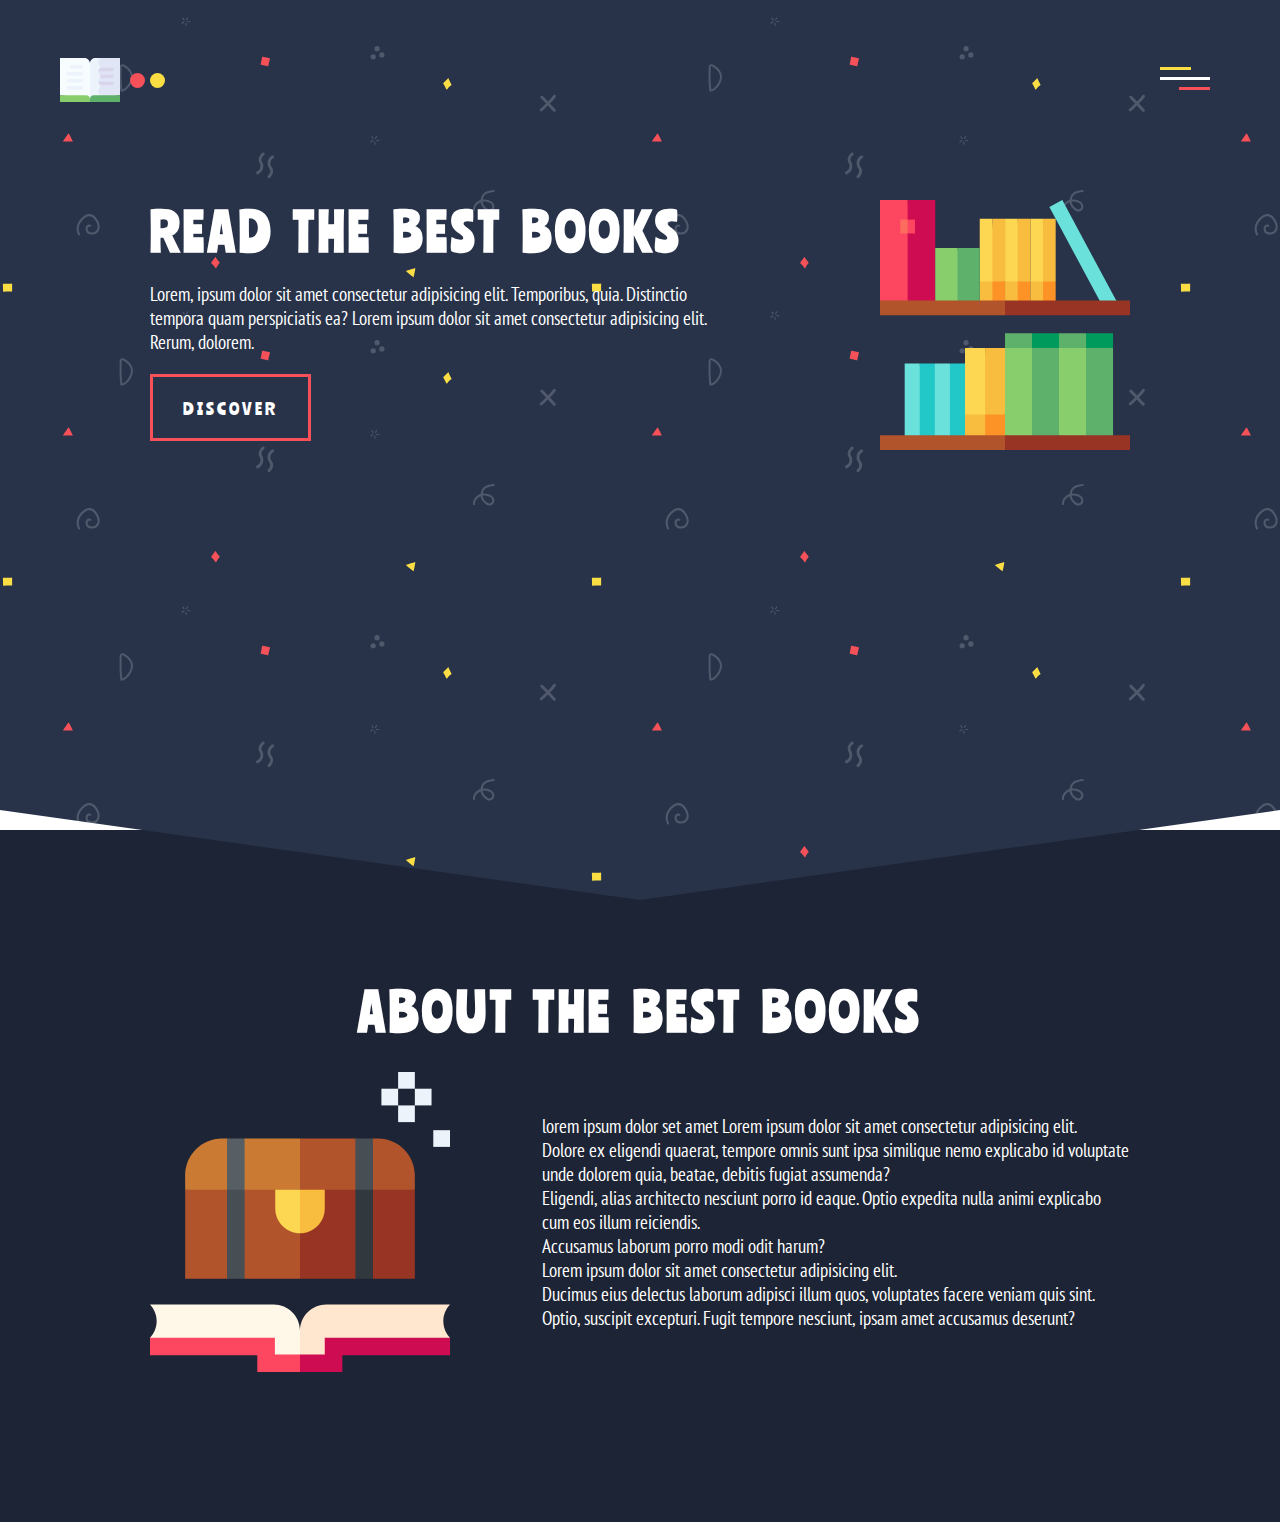
<file: booklet-template/index.html>
<!DOCTYPE html>
<html lang="en">
  <head>
    <meta charset="UTF-8" />
    <meta name="viewport" content="width=device-width, initial-scale=1.0" />
    <title>Booklet | where inspiration begins</title>
    <link
      href="https://fonts.googleapis.com/css2?family=PT+Sans+Narrow:wght@400;700&family=Ranchers&display=swap"
      rel="stylesheet"
    />
    <link rel="stylesheet" href="css/main.css" />
  </head>
  <body>
    <input
      type="checkbox"
      name="nav__checkbox"
      id="nav__checkbox"
      class="nav__checkbox"
    />
    <label for="nav__checkbox" class="nav__btn"
      ><span class="nav__line"></span
    ></label>

    <div class="logo">
      <img src="media/svg/001-book.svg" alt="main logo" class="logo-img" />
      <span></span>
    </div>

    <div class="nav">
      <ul class="nav__items">
        <li class="nav__item"><a href="#" class="nav__link">home</a></li>
        <li class="nav__item"><a href="#" class="nav__link">about</a></li>
        <li class="nav__item"><a href="#" class="nav__link">policy</a></li>
        <li class="nav__item"><a href="#" class="nav__link">contact</a></li>
      </ul>
    </div>

    <div class="wrapper">
      <header class="header">
        <div class="header__text">
          <h1 class="primary-heading">read the best books</h1>
          <p class="para">
            Lorem, ipsum dolor sit amet consectetur adipisicing elit.
            Temporibus, quia. Distinctio tempora quam perspiciatis ea? Lorem
            ipsum dolor sit amet consectetur adipisicing elit. Rerum, dolorem.
          </p>
          <a href="#" class="btn-primary">discover</a>
        </div>
        <img
          src="media/svg/003-bookshelf.svg"
          alt="a book"
          class="header__image header__image-2"
        />
      </header>
      <main class="main">
        <section class="about">
          <h1 class="primary-heading margin-bottom-small">
            about the best books
          </h1>
          <div class="about__content">
            <img
              src="media/svg/011-treasure chest.svg"
              alt=""
              class="about__img"
            />
            <p class="para">
              lorem ipsum dolor set amet Lorem ipsum dolor sit amet consectetur
              adipisicing elit.<br />
              Dolore ex eligendi quaerat, tempore omnis sunt ipsa similique nemo
              explicabo id voluptate unde dolorem quia, beatae, debitis fugiat
              assumenda? <br />
              Eligendi, alias architecto nesciunt porro id eaque. Optio expedita
              nulla animi explicabo cum eos illum reiciendis.<br />
              Accusamus laborum porro modi odit harum?<br />
              Lorem ipsum dolor sit amet consectetur adipisicing elit.<br />
              Ducimus eius delectus laborum adipisci illum quos, voluptates
              facere veniam quis sint.<br />
              Optio, suscipit excepturi. Fugit tempore nesciunt, ipsam amet
              accusamus deserunt?
            </p>
          </div>
        </section>
      </main>
    </div>
  </body>
</html>
</file>
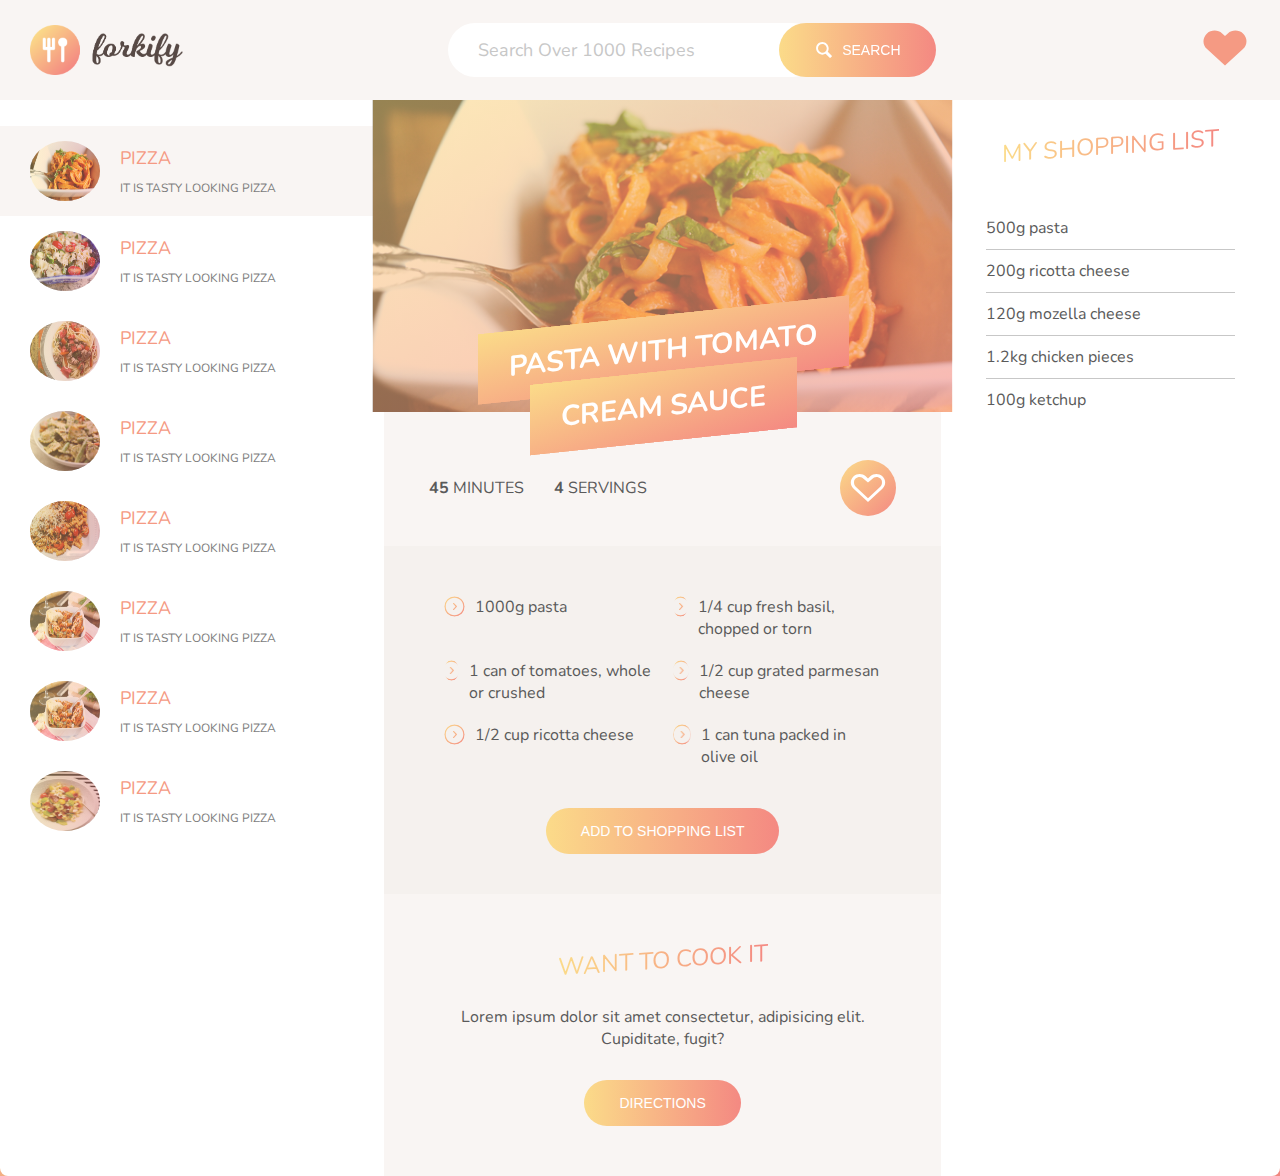
<file: forkify/index.html>
<!DOCTYPE html>
<html lang="en">
  <head>
    <meta charset="UTF-8" />
    <meta name="viewport" content="width=device-width, initial-scale=1.0" />
    <link
      href="https://fonts.googleapis.com/css2?family=Nunito:wght@200;300;400;800&display=swap"
      rel="stylesheet"
    />
    <link rel="stylesheet" href="img/favicon.png" type="image/x-icon" />
    <title>Forkify | practice by Waleed</title>
    <link rel="stylesheet" href="css/main.css" />
  </head>
  <body>
    <div class="wrapper">
      <header class="header">
        <img
          srcset="img/logo.png 918w, img/favicon.png 128w"
          sizes="(max-width: 43.75em) 100px, 918px"
          alt="logo"
          class="logo"
        />

        <form action="#" class="search">
          <input
            type="text"
            class="search__input"
            placeholder="search over 1000 recipes"
          />
          <button class="btn__primary">
            <svg class="search__icon">
              <use href="img/icons.svg#icon-magnifying-glass"></use>
            </svg>
            search
          </button>
        </form>
        <div class="love">
          <svg class="love__icon">
            <use href="img/icons.svg#icon-heart"></use>
          </svg>
          <ul class="love__list">
            <li class="result__item result__item--active">
              <figure class="result__fig">
                <img src="img/test-1.jpg" alt="" class="result__photo" />
              </figure>
              <div class="result__text">
                <span class="result__heading">Pizza</span>
                <span class="result__desc">it is tasty looking pizza</span>
              </div>
            </li>
            <li class="result__item result__item--active">
              <figure class="result__fig">
                <img src="img/test-1.jpg" alt="" class="result__photo" />
              </figure>
              <div class="result__text">
                <span class="result__heading">Pizza</span>
                <span class="result__desc">it is tasty looking pizza</span>
              </div>
            </li>
            <li class="result__item result__item--active">
              <figure class="result__fig">
                <img src="img/test-1.jpg" alt="" class="result__photo" />
              </figure>
              <div class="result__text">
                <span class="result__heading">Pizza</span>
                <span class="result__desc">it is tasty looking pizza</span>
              </div>
            </li>
            <li class="result__item result__item--active">
              <figure class="result__fig">
                <img src="img/test-1.jpg" alt="" class="result__photo" />
              </figure>
              <div class="result__text">
                <span class="result__heading">Pizza</span>
                <span class="result__desc">it is tasty looking pizza</span>
              </div>
            </li>
          </ul>
        </div>
      </header>
      <main class="content">
        <div class="result">
          <ul class="result__list">
            <li class="result__item result__item--active">
              <figure class="result__fig">
                <img src="img/test-1.jpg" alt="" class="result__photo" />
              </figure>
              <div class="result__text">
                <span class="result__heading">Pizza</span>
                <span class="result__desc">it is tasty looking pizza</span>
              </div>
            </li>
            <li class="result__item">
              <figure class="result__fig">
                <img src="img/test-2.jpg" alt="" class="result__photo" />
              </figure>
              <div class="result__text">
                <span class="result__heading">Pizza</span>
                <span class="result__desc">it is tasty looking pizza</span>
              </div>
            </li>
            <li class="result__item">
              <figure class="result__fig">
                <img src="img/test-3.jpg" alt="" class="result__photo" />
              </figure>
              <div class="result__text">
                <span class="result__heading">Pizza</span>
                <span class="result__desc">it is tasty looking pizza</span>
              </div>
            </li>
            <li class="result__item">
              <figure class="result__fig">
                <img src="img/test-4.jpg" alt="" class="result__photo" />
              </figure>
              <div class="result__text">
                <span class="result__heading">Pizza</span>
                <span class="result__desc">it is tasty looking pizza</span>
              </div>
            </li>
            <li class="result__item">
              <figure class="result__fig">
                <img src="img/test-5.jpg" alt="" class="result__photo" />
              </figure>
              <div class="result__text">
                <span class="result__heading">Pizza</span>
                <span class="result__desc">it is tasty looking pizza</span>
              </div>
            </li>
            <li class="result__item">
              <figure class="result__fig">
                <img src="img/test-6.jpg" alt="" class="result__photo" />
              </figure>
              <div class="result__text">
                <span class="result__heading">Pizza</span>
                <span class="result__desc">it is tasty looking pizza</span>
              </div>
            </li>
            <li class="result__item">
              <figure class="result__fig">
                <img src="img/test-7.jpg" alt="" class="result__photo" />
              </figure>
              <div class="result__text">
                <span class="result__heading">Pizza</span>
                <span class="result__desc">it is tasty looking pizza</span>
              </div>
            </li>
            <li class="result__item">
              <figure class="result__fig">
                <img src="img/test-8.jpg" alt="" class="result__photo" />
              </figure>
              <div class="result__text">
                <span class="result__heading">Pizza</span>
                <span class="result__desc">it is tasty looking pizza</span>
              </div>
            </li>
          </ul>
        </div>
        <div class="recipe">
          <figure class="recipe__fig">
            <img src="img/test-1.jpg" alt="" class="recipe__photo" />
            <h2 class="recipe__caption">
              <span>pasta with tomato cream sauce</span>
            </h2>
          </figure>
          <div class="recipe__info">
            <span class="recipe__time"><b>45</b> minutes</span>
            <span class="recipe__servings"><b>4</b> servings</span>
            <button class="recipe__love--btn">
              <svg class="recipe__icon">
                <use href="img/icons.svg#icon-heart-outlined"></use>
              </svg>
            </button>
          </div>
          <div class="recipe__ingredients">
            <ul class="recipe__list">
              <li class="recipe__list--item">1000g pasta</li>
              <li class="recipe__list--item">
                1/4 cup fresh basil, chopped or torn
              </li>
              <li class="recipe__list--item">
                1 can of tomatoes, whole or crushed
              </li>
              <li class="recipe__list--item">1/2 cup grated parmesan cheese</li>
              <li class="recipe__list--item">1/2 cup ricotta cheese</li>
              <li class="recipe__list--item">1 can tuna packed in olive oil</li>
            </ul>
            <button class="btn__primary">add to shopping list</button>
          </div>

          <div class="recipe__cta">
            <h2 class="secondary__heading">want to cook it</h2>
            <p class="recipe__cta--para">
              Lorem ipsum dolor sit amet consectetur, adipisicing elit.
              Cupiditate, fugit?
            </p>
            <button class="btn__primary">directions</button>
          </div>
        </div>
        <div class="cart">
          <h2 class="secondary__heading">My Shopping List</h2>
          <ul class="cart__list">
            <li class="cart__item">500g pasta</li>
            <li class="cart__item">200g ricotta cheese</li>
            <li class="cart__item">120g mozella cheese</li>
            <li class="cart__item">1.2kg chicken pieces</li>
            <li class="cart__item">100g ketchup</li>
          </ul>
        </div>
      </main>
    </div>
  </body>
</html>
</file>
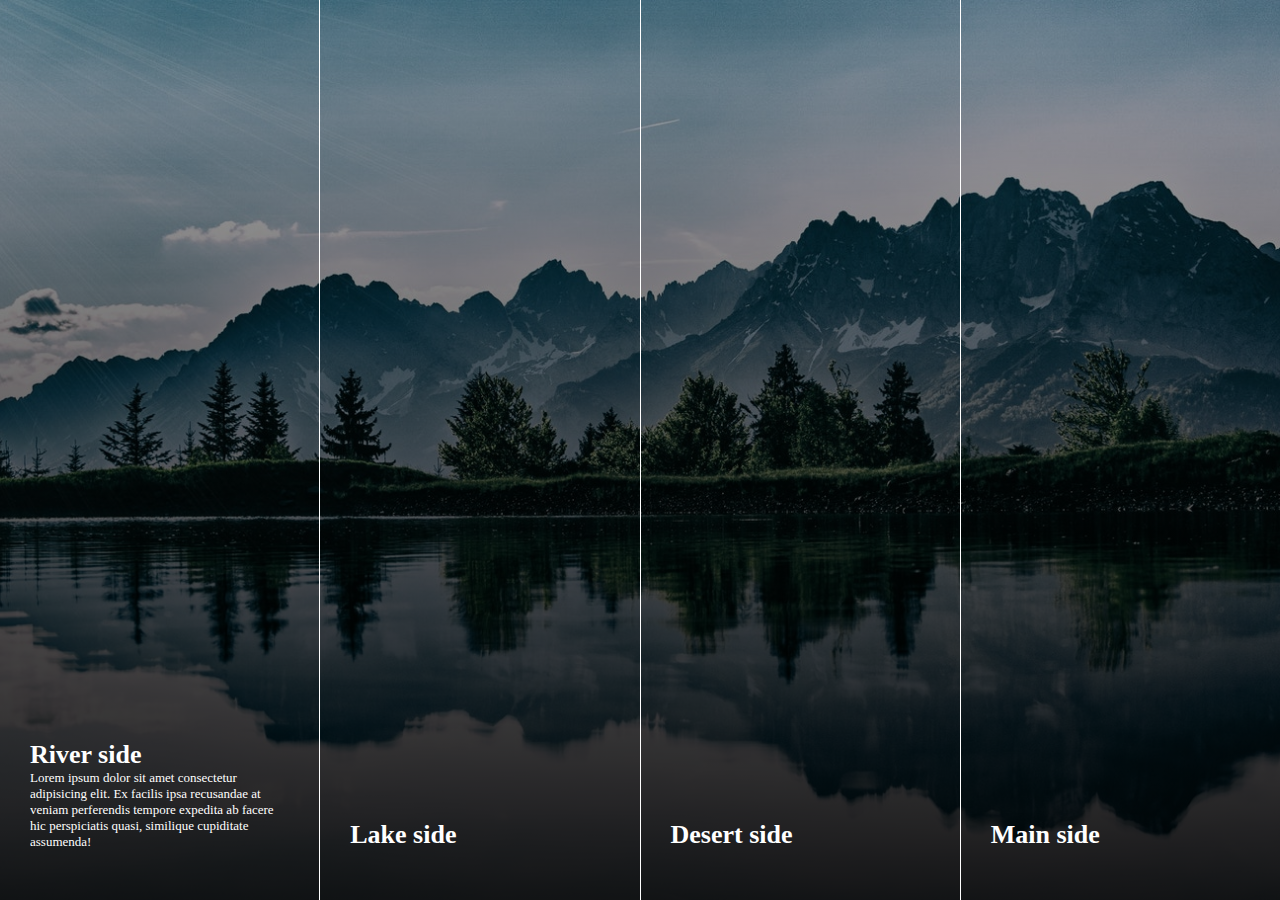
<file: image-shifting-effect/index.html>
<!DOCTYPE html>
<html lang="en">
  <head>
    <meta charset="UTF-8" />
    <meta name="viewport" content="width=device-width, initial-scale=1.0" />
    <title>Document</title>
    <link rel="stylesheet" href="css/main.css" />
  </head>
  <body>
    <div class="bg-img">
      <img src="images/pic1.jpg" alt="" class="bg__pic pic-1" id="pic-1" />
      <img src="images/pic2.jpg" alt="" class="bg__pic pic-2" id="pic-2" />
      <img src="images/pic3.jpg" alt="" class="bg__pic pic-3" id="pic-3" />
      <img src="images/pic4.jpg" alt="" class="bg__pic pic-4" id="pic-4" />
    </div>
    <div class="wrapper">
      <div class="box box-1" id="box-1">
        <h2 class="box__title">River side</h2>
        <p class="box__desc">
          Lorem ipsum dolor sit amet consectetur adipisicing elit. Ex facilis
          ipsa recusandae at veniam perferendis tempore expedita ab facere hic
          perspiciatis quasi, similique cupiditate assumenda!
        </p>
      </div>
      <div class="box box-2" id="box-2">
        <h2 class="box__title">Lake side</h2>
        <p class="box__desc">
          Lorem ipsum dolor, sit amet consectetur adipisicing elit. Nisi
          nesciunt aliquid maiores modi nostrum repudiandae quam voluptate. Ab
          nulla est ipsam dolor dolore, veritatis perferendis officiis saepe
          odit molestiae eius.
        </p>
      </div>
      <div class="box box-3" id="box-3">
        <h2 class="box__title">Desert side</h2>
        <p class="box__desc">
          Lorem ipsum dolor sit amet consectetur adipisicing elit. Dolor, ut. At
          doloremque voluptas officia temporibus.
        </p>
      </div>
      <div class="box box-4" id="box-4">
        <h2 class="box__title">Main side</h2>
        <p class="box__desc">
          Lorem, ipsum dolor sit amet consectetur adipisicing elit. Ducimus, ad
          culpa! Repudiandae, dicta esse? Soluta similique hic deleniti
          asperiores quaerat veritatis aliquam dolores earum esse, quasi
          temporibus saepe, doloribus cumque vitae enim! Obcaecati maxime libero
          aut perspiciatis neque molestias magnam incidunt expedita! Sequi qui
          soluta enim, aut cum aliquam quam.
        </p>
      </div>
    </div>

    <script src="js/index.js"></script>
  </body>
</html>
</file>
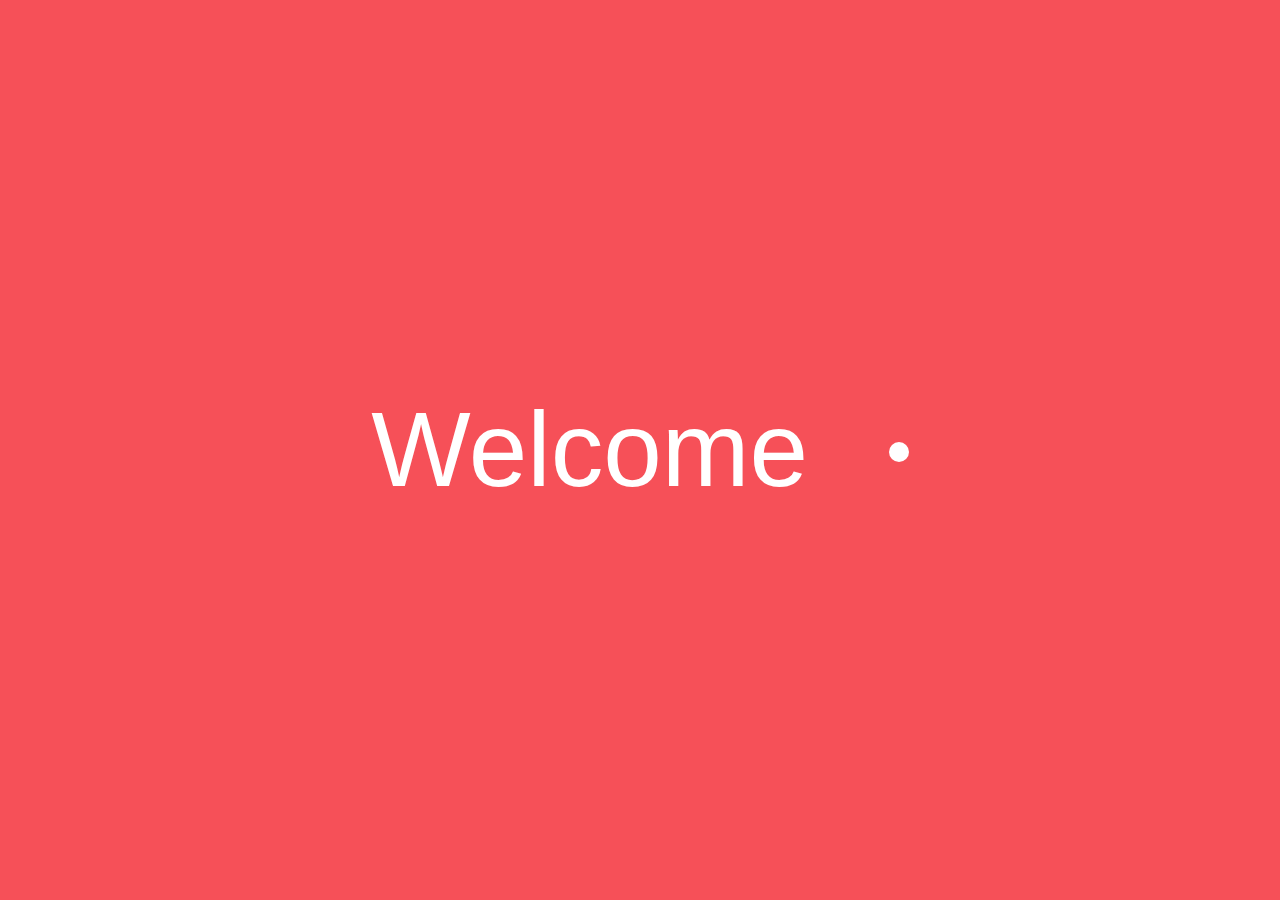
<file: startup-effect/index.html>
<!DOCTYPE html>
<html lang="en">
  <head>
    <meta charset="UTF-8" />
    <meta name="viewport" content="width=device-width, initial-scale=1.0" />
    <title>Document</title>
    <link rel="stylesheet" href="css/main.css" />
  </head>
  <body>
    <div class="box box-1">
      <div class="content">
        <h3>Welcome</h3>
        <span></span>
      </div>
    </div>
    <div class="box box-2"></div>
    <div class="box box-3"></div>

    <div class="web-content">content</div>
  </body>
</html>
</file>
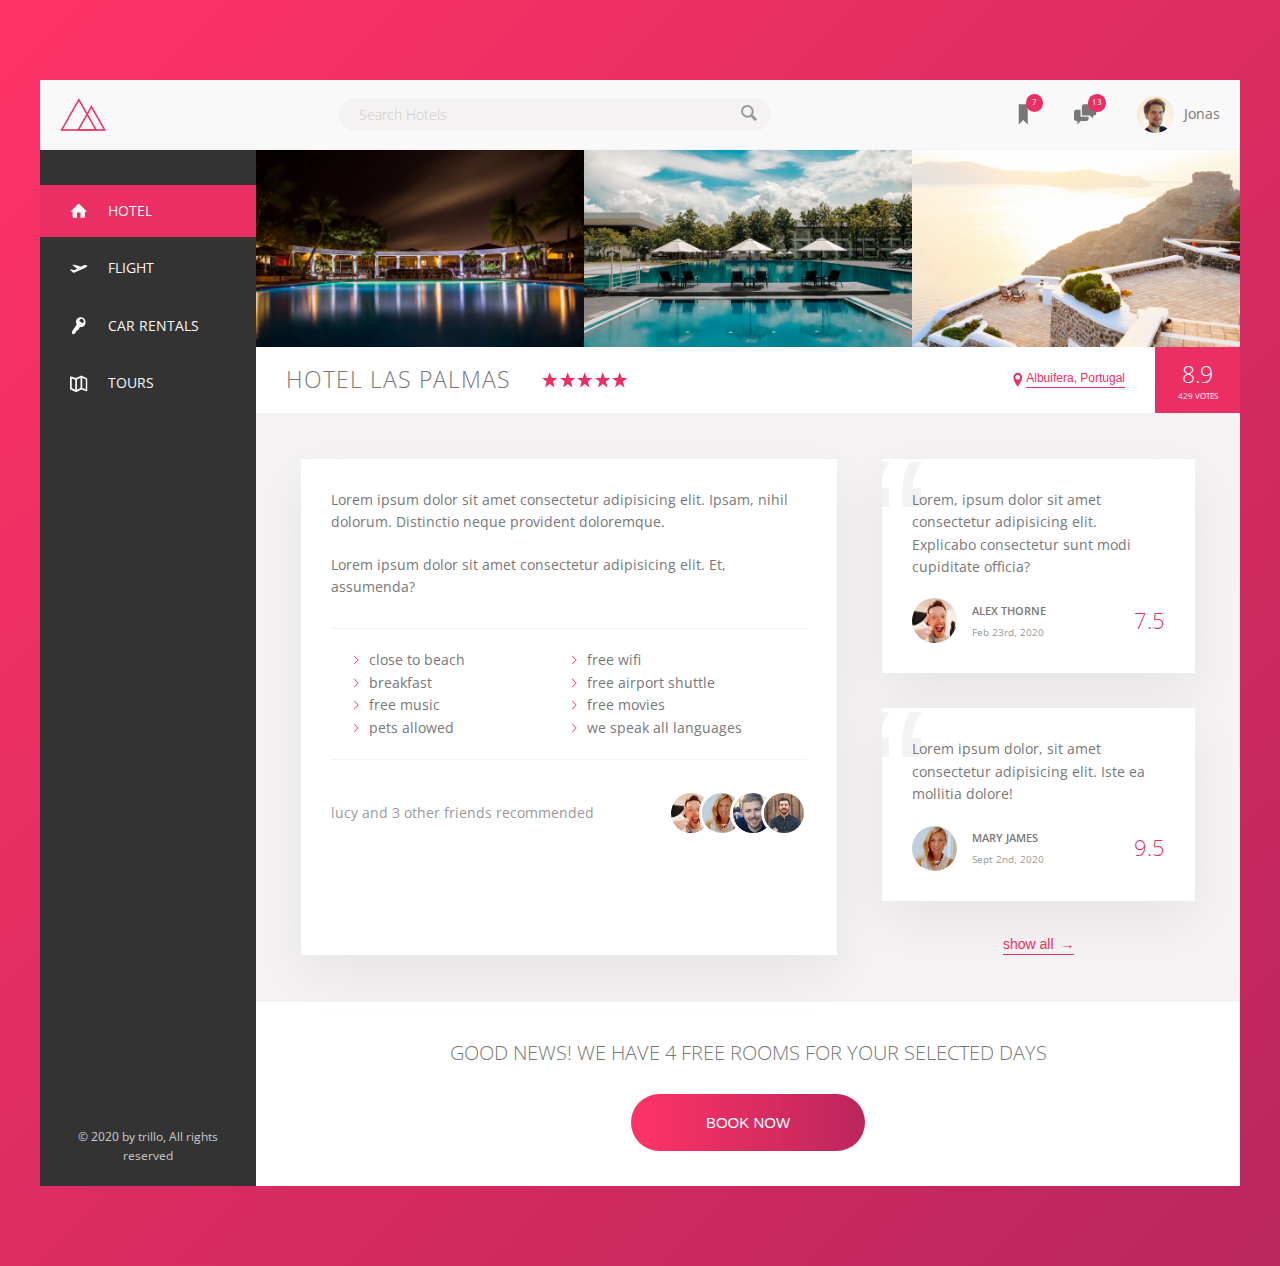
<file: trillo/index.html>
<!DOCTYPE html>
<html lang="en">
  <head>
    <meta charset="UTF-8" />
    <meta name="viewport" content="width=device-width, initial-scale=1.0" />

    <link
      href="https://fonts.googleapis.com/css?family=Open+Sans:300,400,600"
      rel="stylesheet"
    />
    <link rel="stylesheet" href="css/main.css" />
    <link rel="shortcut icon" type="image/png" href="img/favicon.png" />

    <title>trillo &mdash; Your all-in-one booking app</title>
  </head>
  <body>
    <div class="container">
      <header class="header">
        <img src="img/logo.png" alt="trillo logo" class="logo" />

        <form action="#" class="search">
          <input
            type="text"
            class="search__input"
            placeholder="Search Hotels"
          />
          <button class="search__button">
            <svg class="search__icon">
              <use xlink:href="img/sprite.svg#icon-magnifying-glass"></use>
            </svg>
          </button>
        </form>

        <nav class="user-nav">
          <div class="user-nav__icon-box">
            <svg class="user-nav__icon">
              <use xlink:href="img/sprite.svg#icon-bookmark"></use>
            </svg>
            <span class="user-nav__notification">7</span>
          </div>
          <div class="user-nav__icon-box">
            <svg class="user-nav__icon">
              <use xlink:href="img/sprite.svg#icon-chat"></use>
            </svg>
            <span class="user-nav__notification">13</span>
          </div>
          <div class="user-nav__user">
            <img
              src="img/user.jpg"
              alt="User photo"
              class="user-nav__user-photo"
            />
            <span class="user-nav__user-name">Jonas</span>
          </div>
        </nav>
      </header>
      <div class="content">
        <nav class="sidebar">
          <ul class="side-nav">
            <li class="side-nav__item side-nav__item--active">
              <a href="#" class="side-nav__link">
                <svg class="side-nav__icon">
                  <use xlink:href="img/sprite.svg#icon-home"></use>
                </svg>
                <span>Hotel</span>
              </a>
            </li>
            <li class="side-nav__item">
              <a href="#" class="side-nav__link">
                <svg class="side-nav__icon">
                  <use xlink:href="img/sprite.svg#icon-aircraft-take-off"></use>
                </svg>
                <span>Flight</span>
              </a>
            </li>
            <li class="side-nav__item">
              <a href="#" class="side-nav__link">
                <svg class="side-nav__icon">
                  <use xlink:href="img/sprite.svg#icon-key"></use>
                </svg>
                <span>Car rentals</span>
              </a>
            </li>
            <li class="side-nav__item">
              <a href="#" class="side-nav__link">
                <svg class="side-nav__icon">
                  <use xlink:href="img/sprite.svg#icon-map"></use>
                </svg>
                <span>Tours</span>
              </a>
            </li>
          </ul>

          <div class="legal">
            &copy; 2020 by trillo, All rights reserved
          </div>
        </nav>
        <main class="hotel-view">
          <div class="gallery">
            <figure class="gallery__item">
              <img src="img/hotel-1.jpg" alt="hotel 1" class="gallery__photo" />
            </figure>
            <figure class="gallery__item">
              <img src="img/hotel-2.jpg" alt="hotel 2" class="gallery__photo" />
            </figure>
            <figure class="gallery__item">
              <img src="img/hotel-3.jpg" alt="hotel 3" class="gallery__photo" />
            </figure>
          </div>

          <div class="overview">
            <h1 class="overview__heading">
              hotel las palmas
            </h1>
            <div class="overview__stars">
              <svg class="overview__icon-star">
                <use xlink:href="img/sprite.svg#icon-star"></use>
              </svg>
              <svg class="overview__icon-star">
                <use xlink:href="img/sprite.svg#icon-star"></use>
              </svg>
              <svg class="overview__icon-star">
                <use xlink:href="img/sprite.svg#icon-star"></use>
              </svg>
              <svg class="overview__icon-star">
                <use xlink:href="img/sprite.svg#icon-star"></use>
              </svg>
              <svg class="overview__icon-star">
                <use xlink:href="img/sprite.svg#icon-star"></use>
              </svg>
            </div>

            <div class="overview__location">
              <svg class="overview__icon-location">
                <use xlink:href="img/sprite.svg#icon-location-pin"></use>
              </svg>
              <button class="btn-inline">Albuifera, Portugal</button>
            </div>

            <div class="overview__rating">
              <div class="overview__rating-average">8.9</div>
              <div class="overview__rating-count">429 votes</div>
            </div>
          </div>

          <div class="detail">
            <div class="description">
              <p class="paragraph">
                Lorem ipsum dolor sit amet consectetur adipisicing elit. Ipsam,
                nihil dolorum. Distinctio neque provident doloremque.
              </p>
              <p class="paragraph">
                Lorem ipsum dolor sit amet consectetur adipisicing elit. Et,
                assumenda?
              </p>
              <ul class="list">
                <li class="list__item">close to beach</li>
                <li class="list__item">free wifi</li>
                <li class="list__item">breakfast</li>
                <li class="list__item">free airport shuttle</li>
                <li class="list__item">free music</li>
                <li class="list__item">free movies</li>
                <li class="list__item">pets allowed</li>
                <li class="list__item">we speak all languages</li>
              </ul>

              <div class="recommend">
                <div class="recommend__count">
                  lucy and 3 other friends recommended
                </div>
                <div class="recommend__friends">
                  <img
                    src="img/user-1.jpg"
                    alt="user 1"
                    class="recommend__photo"
                  />
                  <img
                    src="img/user-2.jpg"
                    alt="user 2"
                    class="recommend__photo"
                  />
                  <img
                    src="img/user-3.jpg"
                    alt="user 3"
                    class="recommend__photo"
                  />
                  <img
                    src="img/user-4.jpg"
                    alt="user 4"
                    class="recommend__photo"
                  />
                </div>
              </div>
            </div>
            <div class="user-reviews">
              <figure class="review">
                <blockquote class="review__text">
                  Lorem, ipsum dolor sit amet consectetur adipisicing elit.
                  Explicabo consectetur sunt modi cupiditate officia?
                </blockquote>
                <figcaption class="review__user">
                  <img
                    src="img/user-1.jpg"
                    alt="user 1"
                    class="review__photo"
                  />
                  <div class="review__user-box">
                    <p class="review__user-name">Alex Thorne</p>
                    <p class="review__user-date">Feb 23rd, 2020</p>
                  </div>
                  <div class="review__rating">7.5</div>
                </figcaption>
              </figure>

              <figure class="review">
                <blockquote class="review__text">
                  Lorem ipsum dolor, sit amet consectetur adipisicing elit. Iste
                  ea mollitia dolore!
                </blockquote>
                <figcaption class="review__user">
                  <img
                    src="img/user-2.jpg"
                    alt="user 2"
                    class="review__photo"
                  />
                  <div class="review__user-box">
                    <p class="review__user-name">Mary James</p>
                    <p class="review__user-date">Sept 2nd, 2020</p>
                  </div>
                  <div class="review__rating">9.5</div>
                </figcaption>
              </figure>

              <button class="btn-inline">show all <span>&rarr;</span></button>
            </div>
          </div>
          <div class="cta">
            <h2 class="cta__book-now">
              good news! we have 4 free rooms for your selected days
            </h2>
            <button class="btn">
              <span class="btn__visible">book now</span>
              <span class="btn__invisible">only 4 rooms left</span>
            </button>
          </div>
        </main>
      </div>
    </div>
  </body>
</html>
</file>
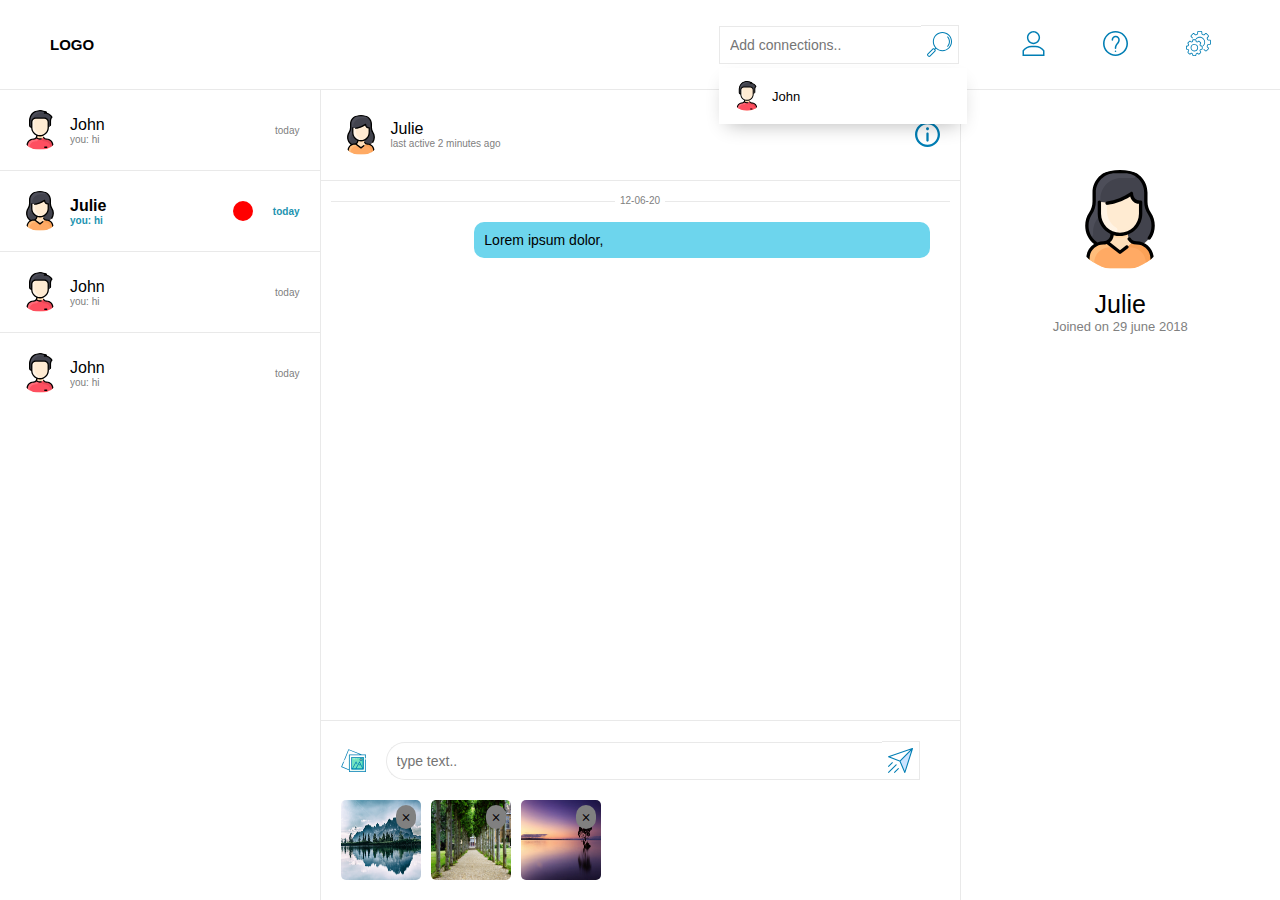
<file: chat-app-templates/home/index.html>
<!DOCTYPE html>
<html lang="en">
  <head>
    <meta charset="UTF-8" />
    <meta name="viewport" content="width=device-width, initial-scale=1.0" />
    <title>Document</title>
    <link rel="stylesheet" href="../css/main.css" />
  </head>
  <body>
    <nav class="nav">
      <h2 class="logo">LOGO</h2>
      <div class="search">
        <input
          type="text"
          class="search__input"
          placeholder="Add connections.."
          id="connection-input"
        />
        <span class="focus-border"></span>
        <img src="../images/search.svg" alt="search icon" class="basic-icon" />

        <div class="search__results">
          <ul>
            <li class="chats__item">
              <img src="../images/male-avatar.svg" alt="" class="chats__img" />
              <p class="chats__name">John</p>
            </li>
          </ul>
        </div>
      </div>
      <ul class="nav__items">
        <li class="nav__item">
          <img src="../images/profile.svg" alt="profile" class="basic-icon" />
        </li>
        <li class="nav__item">
          <img src="../images/about.svg" alt="about" class="basic-icon" />
        </li>
        <li class="nav__item">
          <img src="../images/settings.svg" alt="settings" class="basic-icon" />
        </li>
      </ul>
    </nav>

    <main class="main">
      <div class="chats">
        <ul class="chats__list">
          <li class="chats__item">
            <img src="../images/male-avatar.svg" alt="" class="chats__img" />
            <div class="chats__user">
              <p class="chats__name">John</p>
              <span class="chats__message">you: hi</span>
            </div>
            <span class="chats__date">today</span>
          </li>
          <li class="chats__item chats__item-unread">
            <img src="../images/female-avatar.svg" alt="" class="chats__img" />
            <div class="chats__user">
              <p class="chats__name">Julie</p>
              <span class="chats__message">you: hi</span>
            </div>
            <span class="unread__messages"></span>
            <span class="chats__date">today</span>
          </li>
          <li class="chats__item">
            <img src="../images/male-avatar.svg" alt="" class="chats__img" />
            <div class="chats__user">
              <p class="chats__name">John</p>
              <span class="chats__message">you: hi</span>
            </div>
            <span class="chats__date">today</span>
          </li>
          <li class="chats__item">
            <img src="../images/male-avatar.svg" alt="" class="chats__img" />
            <div class="chats__user">
              <p class="chats__name">John</p>
              <span class="chats__message">you: hi</span>
            </div>
            <span class="chats__date">today</span>
          </li>
        </ul>

        <!-- WHEN CHAT LIST IS EMPTY -->
        <!-- <div class="chat-cta">
          <label for="connection-input" class="cta-label">add connection</label>
        </div> -->
      </div>

      <div class="msg-area">
        <div class="user">
          <img src="../images/female-avatar.svg" alt="" class="chats__img" />
          <div class="user__info">
            <p class="user__name">Julie</p>
            <span class="active-status">last active 2 minutes ago</span>
          </div>
          <img src="../images/info.svg" alt="info" class="basic-icon" />
        </div>
        <div class="messages">
          <!-- ======================BY DATE MESSAGE========================= -->
          <div class="by-date">
            <span class="date">12-06-20</span>
            <div class="by-date-messages">
              <!-- ================SINGLE MESSAGE==================== -->
              <div class="message own-message">
                <!-- <div class="message-content"> -->
                <p class="message__text">
                  Lorem ipsum dolor,
                </p>
                <span class="message__options"
                  ><img src="../images/ellipses.svg" alt="more options"
                /></span>
                <span class="message__reactions">
                  <input
                    type="checkbox"
                    id="react-check-msg-1"
                    class="react-checkbox"
                  />
                  <label for="react-check-msg-1" class="react-btn">
                    <img src="../images/react.svg" alt="react option" />
                  </label>
                  <span class="message__reaction">
                    <img src="../images/happy-2.svg" alt="happy react" />
                    <img src="../images/surprised.svg" alt="surprised react" />
                    <img src="../images/in-love.svg" alt="love react" />
                    <img src="../images/unhappy.svg" alt="sad react" />
                    <img src="../images/confused.svg" alt="confuse react" />
                    <img src="../images/mad.svg" alt="angry react" />
                  </span>
                </span>
                <span class="message__date">12:58 am</span>
                <!-- </div> -->
                <div class="message-image-content"></div>
              </div>
            </div>
          </div>

          <!-- WHEN CHAT IS NOT SELECTED -->
          <!-- <div class="message-cta">
            no chat is selected, select a chat to display messages!
          </div> -->
        </div>
        <div class="create-msg">
          <div class="input-content">
            <img
              src="../images/photo.svg"
              alt="upload photo"
              class="basic-icon"
            />
            <input type="text" class="msg__input" placeholder="type text.." />
            <img src="../images/send.svg" alt="send icon" class="basic-icon" />
          </div>
          <div class="image-preview">
            <figure class="image-figure">
              <img
                src="../../image-shifting-effect/images/pic1.jpg"
                alt="an image for testing"
                class="create-image"
              />
              <span class="image-cancel-icon">&Cross;</span>
            </figure>
            <figure class="image-figure">
              <img
                src="../../image-shifting-effect/images/pic2.jpg"
                alt="an image for testing"
                class="create-image"
              />
              <span class="image-cancel-icon">&Cross;</span>
            </figure>
            <figure class="image-figure">
              <img
                src="../../image-shifting-effect/images/pic3.jpg"
                alt="an image for testing"
                class="create-image"
              />
              <span class="image-cancel-icon">&Cross;</span>
            </figure>
          </div>
        </div>
      </div>

      <div class="user-info">
        <img
          src="../images/female-avatar.svg"
          alt="female avatar"
          class="user__avatar margin-bottom-small"
        />
        <h3 class="user__name">Julie</h3>
        <span class="user__register-date">Joined on 29 june 2018</span>
      </div>
    </main>

    <script>
      const messages = document.querySelector('.messages');
      const scrollToBottom = el => (el.scrollTop = el.scrollHeight);

      scrollToBottom(messages);
    </script>
  </body>
</html>
</file>
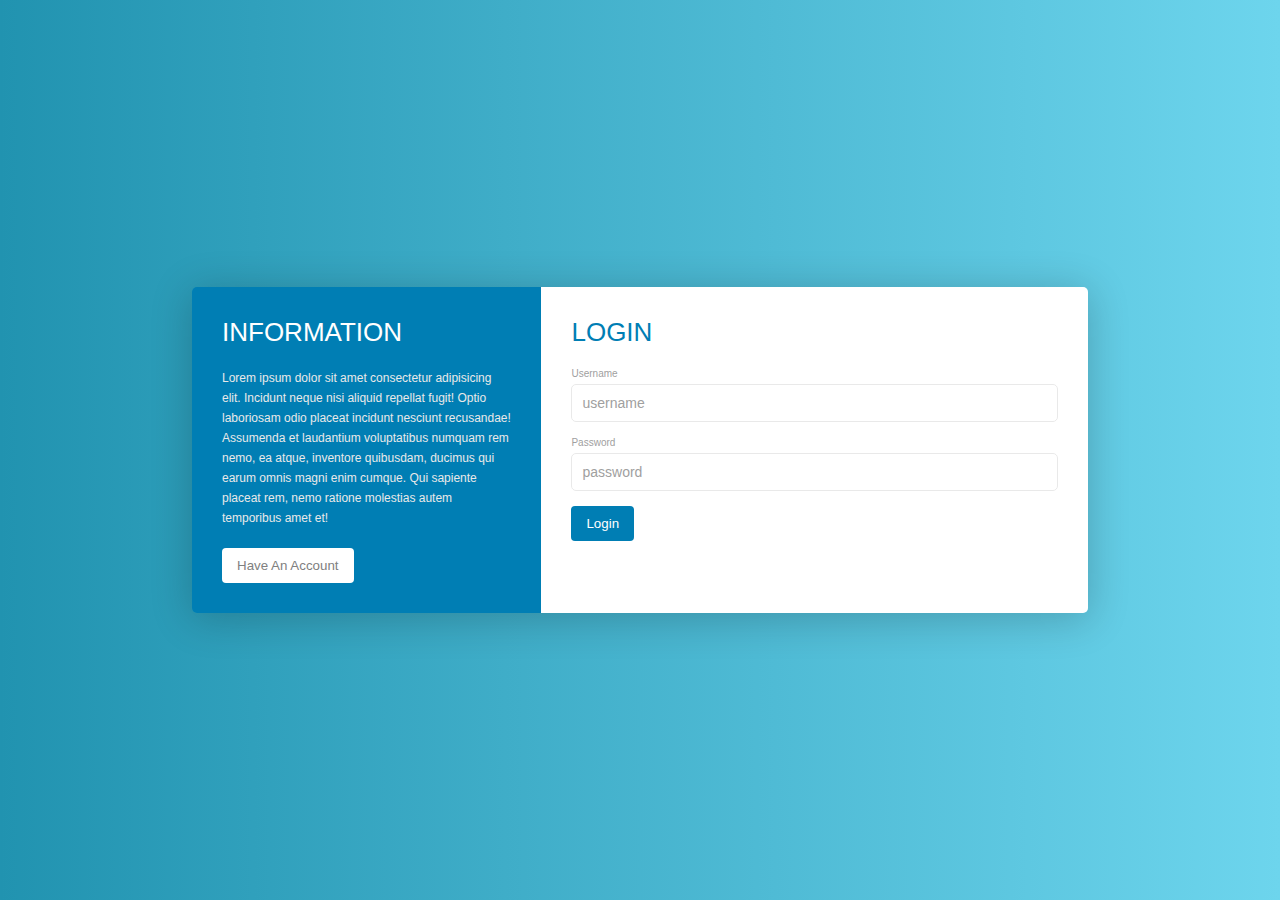
<file: chat-app-templates/registration/index.html>
<!DOCTYPE html>
<html lang="en">
  <head>
    <meta charset="UTF-8" />
    <meta name="viewport" content="width=device-width, initial-scale=1.0" />
    <title>Document</title>
    <link rel="stylesheet" href="../css/main.css" />
  </head>
  <body>
    <div class="registration">
      <div class="registration__info">
        <h3 class="secondary-heading margin-bottom-small">information</h3>
        <p class="paragraph margin-bottom-small">
          Lorem ipsum dolor sit amet consectetur adipisicing elit. Incidunt
          neque nisi aliquid repellat fugit! Optio laboriosam odio placeat
          incidunt nesciunt recusandae! Assumenda et laudantium voluptatibus
          numquam rem nemo, ea atque, inventore quibusdam, ducimus qui earum
          omnis magni enim cumque. Qui sapiente placeat rem, nemo ratione
          molestias autem temporibus amet et!
        </p>
        <!-- <input
          type="checkbox"
          class="auth-change-checkbox"
          id="auth-checkbox"
        />
        <label class="primary-btn" for="auth-checkbox">have an account</label> -->
        <button class="primary-btn" id="auth-change">have an account</button>
      </div>
      <!-- <form class="registration__form">
        <h3
          class="secondary-heading secondary-heading-blue margin-bottom-small"
        >
          register
        </h3>
        <div class="registration__form--content">
          <div class="form__group">
            <label for="firstname" class="form__label">firstname</label
            ><input
              type="text"
              class="form__input"
              id="firstname"
              placeholder="john"
            />
            <span class="focus-border"></span>
          </div>
          <div class="form__group">
            <label for="lastname" class="form__label">lastname</label
            ><input
              type="text"
              class="form__input"
              id="lastname"
              placeholder="doe"
            />
            <span class="focus-border"></span>
          </div>
          <div class="form__group form__group-large">
            <label for="username" class="form__label">username</label
            ><input
              type="text"
              class="form__input form__input"
              id="username"
              placeholder="john123"
            />
            <span class="focus-border"></span>
          </div>
          <div class="form__group">
            <label for="password" class="form__label">password</label
            ><input
              type="password"
              class="form__input"
              id="password"
              placeholder="unique and hard to guess"
            />
            <span class="focus-border"></span>
          </div>
          <div class="form__group">
            <label for="confirm-password" class="form__label"
              >confirm password</label
            ><input
              type="password"
              class="form__input"
              id="confirm-password"
              placeholder="re-enter password"
            />
            <span class="focus-border"></span>
          </div>
        </div>
        <div class="form__group form__group-select">
          <label for="gender" class="form__label">gender</label>
          <select name="gender" id="gender">
            <option value="male" class="gender__option">Male</option>
            <option value="female" class="gender__option">Female</option>
            <option value="other" class="gender__option">Other</option>
          </select>
          <span class="focus-border"></span>
        </div>
        <div class="form__group form__group-checkbox">
          <input type="checkbox" name="terms-checkbox" id="terms-checkbox" />
          <label for="terms-checkbox"
            >i agree to <a href="#">terms and conditions</a></label
          >
        </div>
        <button class="primary-btn">register</button>
      </form> -->
      <form class="registration__form">
        <h3
          class="secondary-heading secondary-heading-blue margin-bottom-small"
        >
          login
        </h3>
        <div class="registration__form--content">
          <div class="form__group form__group-large">
            <label for="username" class="form__label">username</label
            ><input
              type="text"
              class="form__input form__input"
              id="username"
              placeholder="username"
            />
            <span class="focus-border"></span>
          </div>
          <div class="form__group form__group-large">
            <label for="password" class="form__label">password</label
            ><input
              type="password"
              class="form__input"
              id="password"
              placeholder="password"
            />
            <span class="focus-border"></span>
          </div>
        <button class="primary-btn">login</button>
      </form>
    </div>
  </body>
</html>
</file>
<file: booklet-template/css/main.css>
.primary-heading{font-size:5rem;text-transform:uppercase;letter-spacing:0.4rem;word-spacing:1rem;color:#fff}.para{font-size:1.9rem;font-family:"PT Sans Narrow",sans-serif;color:#fff}.margin-bottom-small{margin-bottom:3rem}*,*::after,*::before{margin:0;padding:0}*{-webkit-box-sizing:inherit;box-sizing:inherit}html{font-size:62.5%;-webkit-box-sizing:border-box;box-sizing:border-box}body{font-family:"Ranchers",cursive}.wrapper{-webkit-transition:all 0.3s 0.6s;transition:all 0.3s 0.6s}.logo{position:fixed;height:6rem;top:5rem;left:6rem;display:-webkit-box;display:-ms-flexbox;display:flex;-webkit-box-align:center;-ms-flex-align:center;align-items:center;z-index:3000}.logo-img{height:100%}.logo span{display:inline-block;width:1.5rem;height:1.5rem;background-color:#f65058;border-radius:50%;margin-left:1rem;position:relative;-webkit-transition:all 0.3s;transition:all 0.3s}.logo span::after{content:'';display:inline-block;height:100%;width:100%;position:absolute;top:0;left:2rem;background-color:#fbde44;border-radius:50%}.header{background-color:#28334a;background-image:url("data:image/svg+xml,%3Csvg xmlns='http://www.w3.org/2000/svg' width='589' height='294.5' viewBox='0 0 1600 800'%3E%3Cpath fill='%23fbde44' d='M1102.5 734.8c2.5-1.2 24.8-8.6 25.6-7.5.5.7-3.9 23.8-4.6 24.5C1123.3 752.1 1107.5 739.5 1102.5 734.8zM1226.3 229.1c0-.1-4.9-9.4-7-14.2-.1-.3-.3-1.1-.4-1.6-.1-.4-.3-.7-.6-.9-.3-.2-.6-.1-.8.1l-13.1 12.3c0 0 0 0 0 0-.2.2-.3.5-.4.8 0 .3 0 .7.2 1 .1.1 1.4 2.5 2.1 3.6 2.4 3.7 6.5 12.1 6.5 12.2.2.3.4.5.7.6.3 0 .5-.1.7-.3 0 0 1.8-2.5 2.7-3.6 1.5-1.6 3-3.2 4.6-4.7 1.2-1.2 1.6-1.4 2.1-1.6.5-.3 1.1-.5 2.5-1.9C1226.5 230.4 1226.6 229.6 1226.3 229.1zM33 770.3C33 770.3 33 770.3 33 770.3c0-.7-.5-1.2-1.2-1.2-.1 0-.3 0-.4.1-1.6.2-14.3.1-22.2 0-.3 0-.6.1-.9.4-.2.2-.4.5-.4.9 0 .2 0 4.9.1 5.9l.4 13.6c0 .3.2.6.4.9.2.2.5.3.8.3 0 0 .1 0 .1 0 7.3-.7 14.7-.9 22-.6.3 0 .7-.1.9-.3.2-.2.4-.6.4-.9C32.9 783.3 32.9 776.2 33 770.3z'/%3E%3Cpath fill='%23f65058' d='M171.1 383.4c1.3-2.5 14.3-22 15.6-21.6.8.3 11.5 21.2 11.5 22.1C198.1 384.2 177.9 384 171.1 383.4zM596.4 711.8c-.1-.1-6.7-8.2-9.7-12.5-.2-.3-.5-1-.7-1.5-.2-.4-.4-.7-.7-.8-.3-.1-.6 0-.8.3L574 712c0 0 0 0 0 0-.2.2-.2.5-.2.9 0 .3.2.7.4.9.1.1 1.8 2.2 2.8 3.1 3.1 3.1 8.8 10.5 8.9 10.6.2.3.5.4.8.4.3 0 .5-.2.6-.5 0 0 1.2-2.8 2-4.1 1.1-1.9 2.3-3.7 3.5-5.5.9-1.4 1.3-1.7 1.7-2 .5-.4 1-.7 2.1-2.4C596.9 713.1 596.8 712.3 596.4 711.8zM727.5 179.9C727.5 179.9 727.5 179.9 727.5 179.9c.6.2 1.3-.2 1.4-.8 0-.1 0-.2 0-.4.2-1.4 2.8-12.6 4.5-19.5.1-.3 0-.6-.2-.8-.2-.3-.5-.4-.8-.5-.2 0-4.7-1.1-5.7-1.3l-13.4-2.7c-.3-.1-.7 0-.9.2-.2.2-.4.4-.5.6 0 0 0 .1 0 .1-.8 6.5-2.2 13.1-3.9 19.4-.1.3 0 .6.2.9.2.3.5.4.8.5C714.8 176.9 721.7 178.5 727.5 179.9zM728.5 178.1c-.1-.1-.2-.2-.4-.2C728.3 177.9 728.4 178 728.5 178.1z'/%3E%3Cg fill-opacity='0.19' fill='%23FFF'%3E%3Cpath d='M699.6 472.7c-1.5 0-2.8-.8-3.5-2.3-.8-1.9 0-4.2 1.9-5 3.7-1.6 6.8-4.7 8.4-8.5 1.6-3.8 1.7-8.1.2-11.9-.3-.9-.8-1.8-1.2-2.8-.8-1.7-1.8-3.7-2.3-5.9-.9-4.1-.2-8.6 2-12.8 1.7-3.1 4.1-6.1 7.6-9.1 1.6-1.4 4-1.2 5.3.4 1.4 1.6 1.2 4-.4 5.3-2.8 2.5-4.7 4.7-5.9 7-1.4 2.6-1.9 5.3-1.3 7.6.3 1.4 1 2.8 1.7 4.3.5 1.1 1 2.2 1.5 3.3 2.1 5.6 2 12-.3 17.6-2.3 5.5-6.8 10.1-12.3 12.5C700.6 472.6 700.1 472.7 699.6 472.7zM740.4 421.4c1.5-.2 3 .5 3.8 1.9 1.1 1.8.4 4.2-1.4 5.3-3.7 2.1-6.4 5.6-7.6 9.5-1.2 4-.8 8.4 1.1 12.1.4.9 1 1.7 1.6 2.7 1 1.7 2.2 3.5 3 5.7 1.4 4 1.2 8.7-.6 13.2-1.4 3.4-3.5 6.6-6.8 10.1-1.5 1.6-3.9 1.7-5.5.2-1.6-1.4-1.7-3.9-.2-5.4 2.6-2.8 4.3-5.3 5.3-7.7 1.1-2.8 1.3-5.6.5-7.9-.5-1.3-1.3-2.7-2.2-4.1-.6-1-1.3-2.1-1.9-3.2-2.8-5.4-3.4-11.9-1.7-17.8 1.8-5.9 5.8-11 11.2-14C739.4 421.6 739.9 421.4 740.4 421.4zM261.3 590.9c5.7 6.8 9 15.7 9.4 22.4.5 7.3-2.4 16.4-10.2 20.4-3 1.5-6.7 2.2-11.2 2.2-7.9-.1-12.9-2.9-15.4-8.4-2.1-4.7-2.3-11.4 1.8-15.9 3.2-3.5 7.8-4.1 11.2-1.6 1.2.9 1.5 2.7.6 3.9-.9 1.2-2.7 1.5-3.9.6-1.8-1.3-3.6.6-3.8.8-2.4 2.6-2.1 7-.8 9.9 1.5 3.4 4.7 5 10.4 5.1 3.6 0 6.4-.5 8.6-1.6 4.7-2.4 7.7-8.6 7.2-15-.5-7.3-5.3-18.2-13-23.9-4.2-3.1-8.5-4.1-12.9-3.1-3.1.7-6.2 2.4-9.7 5-6.6 5.1-11.7 11.8-14.2 19-2.7 7.7-2.1 15.8 1.9 23.9.7 1.4.1 3.1-1.3 3.7-1.4.7-3.1.1-3.7-1.3-4.6-9.4-5.4-19.2-2.2-28.2 2.9-8.2 8.6-15.9 16.1-21.6 4.1-3.1 8-5.1 11.8-6 6-1.4 12 0 17.5 4C257.6 586.9 259.6 588.8 261.3 590.9z'/%3E%3Ccircle cx='1013.7' cy='153.9' r='7.1'/%3E%3Ccircle cx='1024.3' cy='132.1' r='7.1'/%3E%3Ccircle cx='1037.3' cy='148.9' r='7.1'/%3E%3Cpath d='M1508.7 297.2c-4.8-5.4-9.7-10.8-14.8-16.2 5.6-5.6 11.1-11.5 15.6-18.2 1.2-1.7.7-4.1-1-5.2-1.7-1.2-4.1-.7-5.2 1-4.2 6.2-9.1 11.6-14.5 16.9-4.8-5-9.7-10-14.7-14.9-1.5-1.5-3.9-1.5-5.3 0-1.5 1.5-1.5 3.9 0 5.3 4.9 4.8 9.7 9.8 14.5 14.8-1.1 1.1-2.3 2.2-3.5 3.2-4.1 3.8-8.4 7.8-12.4 12-1.4 1.5-1.4 3.8 0 5.3 0 0 0 0 0 0 1.5 1.4 3.9 1.4 5.3-.1 3.9-4 8.1-7.9 12.1-11.7 1.2-1.1 2.3-2.2 3.5-3.3 4.9 5.3 9.8 10.6 14.6 15.9.1.1.1.1.2.2 1.4 1.4 3.7 1.5 5.2.2C1510 301.2 1510.1 298.8 1508.7 297.2zM327.6 248.6l-.4-2.6c-1.5-11.1-2.2-23.2-2.3-37 0-5.5 0-11.5.2-18.5 0-.7 0-1.5 0-2.3 0-5 0-11.2 3.9-13.5 2.2-1.3 5.1-1 8.5.9 5.7 3.1 13.2 8.7 17.5 14.9 5.5 7.8 7.3 16.9 5 25.7-3.2 12.3-15 31-30 32.1L327.6 248.6zM332.1 179.2c-.2 0-.3 0-.4.1-.1.1-.7.5-1.1 2.7-.3 1.9-.3 4.2-.3 6.3 0 .8 0 1.7 0 2.4-.2 6.9-.2 12.8-.2 18.3.1 12.5.7 23.5 2 33.7 11-2.7 20.4-18.1 23-27.8 1.9-7.2.4-14.8-4.2-21.3l0 0C347 188.1 340 183 335 180.3 333.6 179.5 332.6 179.2 332.1 179.2zM516.3 60.8c-.1 0-.2 0-.4-.1-2.4-.7-4-.9-6.7-.7-.7 0-1.3-.5-1.4-1.2 0-.7.5-1.3 1.2-1.4 3.1-.2 4.9 0 7.6.8.7.2 1.1.9.9 1.6C517.3 60.4 516.8 60.8 516.3 60.8zM506.1 70.5c-.5 0-1-.3-1.2-.8-.8-2.1-1.2-4.3-1.3-6.6 0-.7.5-1.3 1.2-1.3.7 0 1.3.5 1.3 1.2.1 2 .5 3.9 1.1 5.8.2.7-.1 1.4-.8 1.6C506.4 70.5 506.2 70.5 506.1 70.5zM494.1 64.4c-.4 0-.8-.2-1-.5-.4-.6-.3-1.4.2-1.8 1.8-1.4 3.7-2.6 5.8-3.6.6-.3 1.4 0 1.7.6.3.6 0 1.4-.6 1.7-1.9.9-3.7 2-5.3 3.3C494.7 64.3 494.4 64.4 494.1 64.4zM500.5 55.3c-.5 0-.9-.3-1.2-.7-.5-1-1.2-1.9-2.4-3.4-.3-.4-.7-.9-1.1-1.4-.4-.6-.3-1.4.2-1.8.6-.4 1.4-.3 1.8.2.4.5.8 1 1.1 1.4 1.3 1.6 2.1 2.6 2.7 3.9.3.6 0 1.4-.6 1.7C500.9 55.3 500.7 55.3 500.5 55.3zM506.7 55c-.3 0-.5-.1-.8-.2-.6-.4-.7-1.2-.3-1.8 1.2-1.7 2.3-3.4 3.3-5.2.3-.6 1.1-.9 1.7-.5.6.3.9 1.1.5 1.7-1 1.9-2.2 3.8-3.5 5.6C507.4 54.8 507.1 55 506.7 55zM1029.3 382.8c-.1 0-.2 0-.4-.1-2.4-.7-4-.9-6.7-.7-.7 0-1.3-.5-1.4-1.2 0-.7.5-1.3 1.2-1.4 3.1-.2 4.9 0 7.6.8.7.2 1.1.9.9 1.6C1030.3 382.4 1029.8 382.8 1029.3 382.8zM1019.1 392.5c-.5 0-1-.3-1.2-.8-.8-2.1-1.2-4.3-1.3-6.6 0-.7.5-1.3 1.2-1.3.7 0 1.3.5 1.3 1.2.1 2 .5 3.9 1.1 5.8.2.7-.1 1.4-.8 1.6C1019.4 392.5 1019.2 392.5 1019.1 392.5zM1007.1 386.4c-.4 0-.8-.2-1-.5-.4-.6-.3-1.4.2-1.8 1.8-1.4 3.7-2.6 5.8-3.6.6-.3 1.4 0 1.7.6.3.6 0 1.4-.6 1.7-1.9.9-3.7 2-5.3 3.3C1007.7 386.3 1007.4 386.4 1007.1 386.4zM1013.5 377.3c-.5 0-.9-.3-1.2-.7-.5-1-1.2-1.9-2.4-3.4-.3-.4-.7-.9-1.1-1.4-.4-.6-.3-1.4.2-1.8.6-.4 1.4-.3 1.8.2.4.5.8 1 1.1 1.4 1.3 1.6 2.1 2.6 2.7 3.9.3.6 0 1.4-.6 1.7C1013.9 377.3 1013.7 377.3 1013.5 377.3zM1019.7 377c-.3 0-.5-.1-.8-.2-.6-.4-.7-1.2-.3-1.8 1.2-1.7 2.3-3.4 3.3-5.2.3-.6 1.1-.9 1.7-.5.6.3.9 1.1.5 1.7-1 1.9-2.2 3.8-3.5 5.6C1020.4 376.8 1020.1 377 1019.7 377zM1329.7 573.4c-1.4 0-2.9-.2-4.5-.7-8.4-2.7-16.6-12.7-18.7-20-.4-1.4-.7-2.9-.9-4.4-8.1 3.3-15.5 10.6-15.4 21 0 1.5-1.2 2.7-2.7 2.8 0 0 0 0 0 0-1.5 0-2.7-1.2-2.7-2.7-.1-6.7 2.4-12.9 7-18 3.6-4 8.4-7.1 13.7-8.8.5-6.5 3.1-12.9 7.4-17.4 7-7.4 18.2-8.9 27.3-10.1l.7-.1c1.5-.2 2.9.9 3.1 2.3.2 1.5-.9 2.9-2.3 3.1l-.7.1c-8.6 1.2-18.4 2.5-24 8.4-3 3.2-5 7.7-5.7 12.4 7.9-1 17.7 1.3 24.3 5.7 4.3 2.9 7.1 7.8 7.2 12.7.2 4.3-1.7 8.3-5.2 11.1C1335.2 572.4 1332.6 573.4 1329.7 573.4zM1311 546.7c.1 1.5.4 3 .8 4.4 1.7 5.8 8.7 14.2 15.1 16.3 2.8.9 5.1.5 7.2-1.1 2.7-2.1 3.2-4.8 3.1-6.6-.1-3.2-2-6.4-4.8-8.3C1326.7 547.5 1317.7 545.6 1311 546.7z'/%3E%3C/g%3E%3C/svg%3E");background-attachment:fixed;height:100vh;color:#fff;-webkit-clip-path:polygon(0 0, 100% 0%, 100% 90vh, 50% 100%, 0 90vh);clip-path:polygon(0 0, 100% 0%, 100% 90vh, 50% 100%, 0 90vh);display:-webkit-box;display:-ms-flexbox;display:flex;-webkit-box-pack:justify;-ms-flex-pack:justify;justify-content:space-between;padding:20rem 15rem 1rem 15rem}.header__text{-webkit-box-flex:0;-ms-flex:0 0 60%;flex:0 0 60%;height:100%}.header__text>*:not(:last-child){margin-bottom:2rem}.header__image{height:25rem}.header .btn-primary{width:100%;font-family:'Ranchers', cursive;text-decoration:none;text-transform:uppercase;letter-spacing:0.3rem;padding:2rem 3rem;margin:1rem;text-align:center;-webkit-transition:all 0.4s;transition:all 0.4s;position:relative;color:#fff;overflow:hidden;display:inline-block;cursor:pointer;border:3px solid #f65058;width:auto;font-size:1.7rem;margin:0}.header .btn-primary::after{content:'';display:inline-block;position:absolute;top:0;left:0;width:100%;height:0;background-color:#f65058;z-index:-1;border-radius:0 0 50% 50%;-webkit-transition:all 0.4s;transition:all 0.4s}.header .btn-primary:hover::after{height:180%}.header .btn-primary:hover{color:#28334a}.nav{display:-webkit-box;display:-ms-flexbox;display:flex;-webkit-box-align:center;-ms-flex-align:center;align-items:center;-webkit-box-pack:center;-ms-flex-pack:center;justify-content:center;height:100vh;width:0;position:fixed;z-index:1500;-webkit-transition:all 0.3s 1.6s;transition:all 0.3s 1.6s}.nav::before,.nav::after{content:'';display:inline-block;position:absolute;top:0;width:0;height:100%;z-index:-2;-webkit-transition:all 0.4s 0s;transition:all 0.4s 0s;background-color:#f65058;background-image:url("data:image/svg+xml,%3Csvg xmlns='http://www.w3.org/2000/svg' width='589' height='294.5' viewBox='0 0 1600 800'%3E%3Cpath fill='%23fbde44' d='M1102.5 734.8c2.5-1.2 24.8-8.6 25.6-7.5.5.7-3.9 23.8-4.6 24.5C1123.3 752.1 1107.5 739.5 1102.5 734.8zM1226.3 229.1c0-.1-4.9-9.4-7-14.2-.1-.3-.3-1.1-.4-1.6-.1-.4-.3-.7-.6-.9-.3-.2-.6-.1-.8.1l-13.1 12.3c0 0 0 0 0 0-.2.2-.3.5-.4.8 0 .3 0 .7.2 1 .1.1 1.4 2.5 2.1 3.6 2.4 3.7 6.5 12.1 6.5 12.2.2.3.4.5.7.6.3 0 .5-.1.7-.3 0 0 1.8-2.5 2.7-3.6 1.5-1.6 3-3.2 4.6-4.7 1.2-1.2 1.6-1.4 2.1-1.6.5-.3 1.1-.5 2.5-1.9C1226.5 230.4 1226.6 229.6 1226.3 229.1zM33 770.3C33 770.3 33 770.3 33 770.3c0-.7-.5-1.2-1.2-1.2-.1 0-.3 0-.4.1-1.6.2-14.3.1-22.2 0-.3 0-.6.1-.9.4-.2.2-.4.5-.4.9 0 .2 0 4.9.1 5.9l.4 13.6c0 .3.2.6.4.9.2.2.5.3.8.3 0 0 .1 0 .1 0 7.3-.7 14.7-.9 22-.6.3 0 .7-.1.9-.3.2-.2.4-.6.4-.9C32.9 783.3 32.9 776.2 33 770.3z'/%3E%3Cpath fill='%23f65058' d='M171.1 383.4c1.3-2.5 14.3-22 15.6-21.6.8.3 11.5 21.2 11.5 22.1C198.1 384.2 177.9 384 171.1 383.4zM596.4 711.8c-.1-.1-6.7-8.2-9.7-12.5-.2-.3-.5-1-.7-1.5-.2-.4-.4-.7-.7-.8-.3-.1-.6 0-.8.3L574 712c0 0 0 0 0 0-.2.2-.2.5-.2.9 0 .3.2.7.4.9.1.1 1.8 2.2 2.8 3.1 3.1 3.1 8.8 10.5 8.9 10.6.2.3.5.4.8.4.3 0 .5-.2.6-.5 0 0 1.2-2.8 2-4.1 1.1-1.9 2.3-3.7 3.5-5.5.9-1.4 1.3-1.7 1.7-2 .5-.4 1-.7 2.1-2.4C596.9 713.1 596.8 712.3 596.4 711.8zM727.5 179.9C727.5 179.9 727.5 179.9 727.5 179.9c.6.2 1.3-.2 1.4-.8 0-.1 0-.2 0-.4.2-1.4 2.8-12.6 4.5-19.5.1-.3 0-.6-.2-.8-.2-.3-.5-.4-.8-.5-.2 0-4.7-1.1-5.7-1.3l-13.4-2.7c-.3-.1-.7 0-.9.2-.2.2-.4.4-.5.6 0 0 0 .1 0 .1-.8 6.5-2.2 13.1-3.9 19.4-.1.3 0 .6.2.9.2.3.5.4.8.5C714.8 176.9 721.7 178.5 727.5 179.9zM728.5 178.1c-.1-.1-.2-.2-.4-.2C728.3 177.9 728.4 178 728.5 178.1z'/%3E%3Cg fill-opacity='0.19' fill='%23FFF'%3E%3Cpath d='M699.6 472.7c-1.5 0-2.8-.8-3.5-2.3-.8-1.9 0-4.2 1.9-5 3.7-1.6 6.8-4.7 8.4-8.5 1.6-3.8 1.7-8.1.2-11.9-.3-.9-.8-1.8-1.2-2.8-.8-1.7-1.8-3.7-2.3-5.9-.9-4.1-.2-8.6 2-12.8 1.7-3.1 4.1-6.1 7.6-9.1 1.6-1.4 4-1.2 5.3.4 1.4 1.6 1.2 4-.4 5.3-2.8 2.5-4.7 4.7-5.9 7-1.4 2.6-1.9 5.3-1.3 7.6.3 1.4 1 2.8 1.7 4.3.5 1.1 1 2.2 1.5 3.3 2.1 5.6 2 12-.3 17.6-2.3 5.5-6.8 10.1-12.3 12.5C700.6 472.6 700.1 472.7 699.6 472.7zM740.4 421.4c1.5-.2 3 .5 3.8 1.9 1.1 1.8.4 4.2-1.4 5.3-3.7 2.1-6.4 5.6-7.6 9.5-1.2 4-.8 8.4 1.1 12.1.4.9 1 1.7 1.6 2.7 1 1.7 2.2 3.5 3 5.7 1.4 4 1.2 8.7-.6 13.2-1.4 3.4-3.5 6.6-6.8 10.1-1.5 1.6-3.9 1.7-5.5.2-1.6-1.4-1.7-3.9-.2-5.4 2.6-2.8 4.3-5.3 5.3-7.7 1.1-2.8 1.3-5.6.5-7.9-.5-1.3-1.3-2.7-2.2-4.1-.6-1-1.3-2.1-1.9-3.2-2.8-5.4-3.4-11.9-1.7-17.8 1.8-5.9 5.8-11 11.2-14C739.4 421.6 739.9 421.4 740.4 421.4zM261.3 590.9c5.7 6.8 9 15.7 9.4 22.4.5 7.3-2.4 16.4-10.2 20.4-3 1.5-6.7 2.2-11.2 2.2-7.9-.1-12.9-2.9-15.4-8.4-2.1-4.7-2.3-11.4 1.8-15.9 3.2-3.5 7.8-4.1 11.2-1.6 1.2.9 1.5 2.7.6 3.9-.9 1.2-2.7 1.5-3.9.6-1.8-1.3-3.6.6-3.8.8-2.4 2.6-2.1 7-.8 9.9 1.5 3.4 4.7 5 10.4 5.1 3.6 0 6.4-.5 8.6-1.6 4.7-2.4 7.7-8.6 7.2-15-.5-7.3-5.3-18.2-13-23.9-4.2-3.1-8.5-4.1-12.9-3.1-3.1.7-6.2 2.4-9.7 5-6.6 5.1-11.7 11.8-14.2 19-2.7 7.7-2.1 15.8 1.9 23.9.7 1.4.1 3.1-1.3 3.7-1.4.7-3.1.1-3.7-1.3-4.6-9.4-5.4-19.2-2.2-28.2 2.9-8.2 8.6-15.9 16.1-21.6 4.1-3.1 8-5.1 11.8-6 6-1.4 12 0 17.5 4C257.6 586.9 259.6 588.8 261.3 590.9z'/%3E%3Ccircle cx='1013.7' cy='153.9' r='7.1'/%3E%3Ccircle cx='1024.3' cy='132.1' r='7.1'/%3E%3Ccircle cx='1037.3' cy='148.9' r='7.1'/%3E%3Cpath d='M1508.7 297.2c-4.8-5.4-9.7-10.8-14.8-16.2 5.6-5.6 11.1-11.5 15.6-18.2 1.2-1.7.7-4.1-1-5.2-1.7-1.2-4.1-.7-5.2 1-4.2 6.2-9.1 11.6-14.5 16.9-4.8-5-9.7-10-14.7-14.9-1.5-1.5-3.9-1.5-5.3 0-1.5 1.5-1.5 3.9 0 5.3 4.9 4.8 9.7 9.8 14.5 14.8-1.1 1.1-2.3 2.2-3.5 3.2-4.1 3.8-8.4 7.8-12.4 12-1.4 1.5-1.4 3.8 0 5.3 0 0 0 0 0 0 1.5 1.4 3.9 1.4 5.3-.1 3.9-4 8.1-7.9 12.1-11.7 1.2-1.1 2.3-2.2 3.5-3.3 4.9 5.3 9.8 10.6 14.6 15.9.1.1.1.1.2.2 1.4 1.4 3.7 1.5 5.2.2C1510 301.2 1510.1 298.8 1508.7 297.2zM327.6 248.6l-.4-2.6c-1.5-11.1-2.2-23.2-2.3-37 0-5.5 0-11.5.2-18.5 0-.7 0-1.5 0-2.3 0-5 0-11.2 3.9-13.5 2.2-1.3 5.1-1 8.5.9 5.7 3.1 13.2 8.7 17.5 14.9 5.5 7.8 7.3 16.9 5 25.7-3.2 12.3-15 31-30 32.1L327.6 248.6zM332.1 179.2c-.2 0-.3 0-.4.1-.1.1-.7.5-1.1 2.7-.3 1.9-.3 4.2-.3 6.3 0 .8 0 1.7 0 2.4-.2 6.9-.2 12.8-.2 18.3.1 12.5.7 23.5 2 33.7 11-2.7 20.4-18.1 23-27.8 1.9-7.2.4-14.8-4.2-21.3l0 0C347 188.1 340 183 335 180.3 333.6 179.5 332.6 179.2 332.1 179.2zM516.3 60.8c-.1 0-.2 0-.4-.1-2.4-.7-4-.9-6.7-.7-.7 0-1.3-.5-1.4-1.2 0-.7.5-1.3 1.2-1.4 3.1-.2 4.9 0 7.6.8.7.2 1.1.9.9 1.6C517.3 60.4 516.8 60.8 516.3 60.8zM506.1 70.5c-.5 0-1-.3-1.2-.8-.8-2.1-1.2-4.3-1.3-6.6 0-.7.5-1.3 1.2-1.3.7 0 1.3.5 1.3 1.2.1 2 .5 3.9 1.1 5.8.2.7-.1 1.4-.8 1.6C506.4 70.5 506.2 70.5 506.1 70.5zM494.1 64.4c-.4 0-.8-.2-1-.5-.4-.6-.3-1.4.2-1.8 1.8-1.4 3.7-2.6 5.8-3.6.6-.3 1.4 0 1.7.6.3.6 0 1.4-.6 1.7-1.9.9-3.7 2-5.3 3.3C494.7 64.3 494.4 64.4 494.1 64.4zM500.5 55.3c-.5 0-.9-.3-1.2-.7-.5-1-1.2-1.9-2.4-3.4-.3-.4-.7-.9-1.1-1.4-.4-.6-.3-1.4.2-1.8.6-.4 1.4-.3 1.8.2.4.5.8 1 1.1 1.4 1.3 1.6 2.1 2.6 2.7 3.9.3.6 0 1.4-.6 1.7C500.9 55.3 500.7 55.3 500.5 55.3zM506.7 55c-.3 0-.5-.1-.8-.2-.6-.4-.7-1.2-.3-1.8 1.2-1.7 2.3-3.4 3.3-5.2.3-.6 1.1-.9 1.7-.5.6.3.9 1.1.5 1.7-1 1.9-2.2 3.8-3.5 5.6C507.4 54.8 507.1 55 506.7 55zM1029.3 382.8c-.1 0-.2 0-.4-.1-2.4-.7-4-.9-6.7-.7-.7 0-1.3-.5-1.4-1.2 0-.7.5-1.3 1.2-1.4 3.1-.2 4.9 0 7.6.8.7.2 1.1.9.9 1.6C1030.3 382.4 1029.8 382.8 1029.3 382.8zM1019.1 392.5c-.5 0-1-.3-1.2-.8-.8-2.1-1.2-4.3-1.3-6.6 0-.7.5-1.3 1.2-1.3.7 0 1.3.5 1.3 1.2.1 2 .5 3.9 1.1 5.8.2.7-.1 1.4-.8 1.6C1019.4 392.5 1019.2 392.5 1019.1 392.5zM1007.1 386.4c-.4 0-.8-.2-1-.5-.4-.6-.3-1.4.2-1.8 1.8-1.4 3.7-2.6 5.8-3.6.6-.3 1.4 0 1.7.6.3.6 0 1.4-.6 1.7-1.9.9-3.7 2-5.3 3.3C1007.7 386.3 1007.4 386.4 1007.1 386.4zM1013.5 377.3c-.5 0-.9-.3-1.2-.7-.5-1-1.2-1.9-2.4-3.4-.3-.4-.7-.9-1.1-1.4-.4-.6-.3-1.4.2-1.8.6-.4 1.4-.3 1.8.2.4.5.8 1 1.1 1.4 1.3 1.6 2.1 2.6 2.7 3.9.3.6 0 1.4-.6 1.7C1013.9 377.3 1013.7 377.3 1013.5 377.3zM1019.7 377c-.3 0-.5-.1-.8-.2-.6-.4-.7-1.2-.3-1.8 1.2-1.7 2.3-3.4 3.3-5.2.3-.6 1.1-.9 1.7-.5.6.3.9 1.1.5 1.7-1 1.9-2.2 3.8-3.5 5.6C1020.4 376.8 1020.1 377 1019.7 377zM1329.7 573.4c-1.4 0-2.9-.2-4.5-.7-8.4-2.7-16.6-12.7-18.7-20-.4-1.4-.7-2.9-.9-4.4-8.1 3.3-15.5 10.6-15.4 21 0 1.5-1.2 2.7-2.7 2.8 0 0 0 0 0 0-1.5 0-2.7-1.2-2.7-2.7-.1-6.7 2.4-12.9 7-18 3.6-4 8.4-7.1 13.7-8.8.5-6.5 3.1-12.9 7.4-17.4 7-7.4 18.2-8.9 27.3-10.1l.7-.1c1.5-.2 2.9.9 3.1 2.3.2 1.5-.9 2.9-2.3 3.1l-.7.1c-8.6 1.2-18.4 2.5-24 8.4-3 3.2-5 7.7-5.7 12.4 7.9-1 17.7 1.3 24.3 5.7 4.3 2.9 7.1 7.8 7.2 12.7.2 4.3-1.7 8.3-5.2 11.1C1335.2 572.4 1332.6 573.4 1329.7 573.4zM1311 546.7c.1 1.5.4 3 .8 4.4 1.7 5.8 8.7 14.2 15.1 16.3 2.8.9 5.1.5 7.2-1.1 2.7-2.1 3.2-4.8 3.1-6.6-.1-3.2-2-6.4-4.8-8.3C1326.7 547.5 1317.7 545.6 1311 546.7z'/%3E%3C/g%3E%3C/svg%3E");background-attachment:fixed}.nav::before{left:0;border-bottom-right-radius:90%}.nav::after{right:0;border-bottom-left-radius:90%}.nav__items{list-style:none;font-size:3rem;display:-webkit-box;display:-ms-flexbox;display:flex;-webkit-box-orient:vertical;-webkit-box-direction:normal;-ms-flex-direction:column;flex-direction:column;opacity:0;visibility:hidden;-webkit-transition:all 0s 0s;transition:all 0s 0s;display:flex;flex-direction:column}.nav .nav__link{width:100%;font-family:'Ranchers', cursive;text-decoration:none;text-transform:uppercase;letter-spacing:0.3rem;padding:2rem 3rem;margin:1rem;text-align:center;-webkit-transition:all 0.4s;transition:all 0.4s;position:relative;color:#fff;overflow:hidden;display:inline-block;cursor:pointer;border:3px solid #28334a;text-decoration:overline;border:none}.nav .nav__link::after{content:'';display:inline-block;position:absolute;top:0;left:0;width:100%;height:0;background-color:#28334a;z-index:-1;border-radius:0 0 50% 50%;-webkit-transition:all 0.4s;transition:all 0.4s}.nav .nav__link:hover::after{height:180%}.nav .nav__link:hover{color:#fbde44}.nav__checkbox{display:none}.nav__btn{position:fixed;z-index:2000;top:5rem;right:6rem;padding:2rem 1rem;cursor:pointer}.nav__checkbox:checked ~ .nav{width:100%;-webkit-transition:all 0s 0s;transition:all 0s 0s}.nav__checkbox:checked+.nav__btn>.nav__line{background-color:transparent}.nav__checkbox:checked+.nav__btn>.nav__line::after,.nav__checkbox:checked+.nav__btn>.nav__line::before{width:100%;top:0;height:8px;border-radius:10px}.nav__checkbox:checked+.nav__btn>.nav__line::after{-webkit-transform:rotate(132deg);transform:rotate(132deg);background-color:#28334a}.nav__checkbox:checked+.nav__btn>.nav__line::before{-webkit-transform:rotate(-132deg);transform:rotate(-132deg)}.nav__checkbox:checked ~ .nav::after,.nav__checkbox:checked ~ .nav::before{width:1000%;-webkit-transition:all 1s 0.3s ease-in;transition:all 1s 0.3s ease-in}.nav__checkbox:checked ~ .nav .nav__items{opacity:1;visibility:visible;-webkit-transition:all 0.2s 0.6s;transition:all 0.2s 0.6s}.nav__checkbox:checked ~ .wrapper{-webkit-transform:scale(0.9);transform:scale(0.9);-webkit-filter:blur(4px);filter:blur(4px);-webkit-transition:all 0.3s 0s;transition:all 0.3s 0s}.nav__checkbox:checked ~ .logo span{background-color:#28334a}.nav__btn:hover .nav__line::before,.nav__btn:hover .nav__line::after{width:100%}.nav__line{display:inline-block;height:3px;width:5rem;background-color:#fff;position:relative;-webkit-transition:all 0.1s;transition:all 0.1s}.nav__line::before,.nav__line::after{content:'';display:inline-block;position:absolute;height:100%;width:62%;-webkit-transition:all 0.3s;transition:all 0.3s}.nav__line::before{top:-1rem;left:0;background-color:#fbde44}.nav__line::after{top:1rem;right:0;background-color:#f65058}.about{padding:15rem;background-color:#1d2435;margin-top:-7rem}.about .primary-heading{text-align:center}.about__content{display:-webkit-box;display:-ms-flexbox;display:flex;-webkit-box-pack:justify;-ms-flex-pack:justify;justify-content:space-between;-webkit-box-align:center;-ms-flex-align:center;align-items:center}.about .para{-webkit-box-flex:0;-ms-flex:0 0 60%;flex:0 0 60%}.about__img{height:30rem}.offers{background-color:#28334a;background-image:url("data:image/svg+xml,%3Csvg xmlns='http://www.w3.org/2000/svg' width='589' height='294.5' viewBox='0 0 1600 800'%3E%3Cpath fill='%23fbde44' d='M1102.5 734.8c2.5-1.2 24.8-8.6 25.6-7.5.5.7-3.9 23.8-4.6 24.5C1123.3 752.1 1107.5 739.5 1102.5 734.8zM1226.3 229.1c0-.1-4.9-9.4-7-14.2-.1-.3-.3-1.1-.4-1.6-.1-.4-.3-.7-.6-.9-.3-.2-.6-.1-.8.1l-13.1 12.3c0 0 0 0 0 0-.2.2-.3.5-.4.8 0 .3 0 .7.2 1 .1.1 1.4 2.5 2.1 3.6 2.4 3.7 6.5 12.1 6.5 12.2.2.3.4.5.7.6.3 0 .5-.1.7-.3 0 0 1.8-2.5 2.7-3.6 1.5-1.6 3-3.2 4.6-4.7 1.2-1.2 1.6-1.4 2.1-1.6.5-.3 1.1-.5 2.5-1.9C1226.5 230.4 1226.6 229.6 1226.3 229.1zM33 770.3C33 770.3 33 770.3 33 770.3c0-.7-.5-1.2-1.2-1.2-.1 0-.3 0-.4.1-1.6.2-14.3.1-22.2 0-.3 0-.6.1-.9.4-.2.2-.4.5-.4.9 0 .2 0 4.9.1 5.9l.4 13.6c0 .3.2.6.4.9.2.2.5.3.8.3 0 0 .1 0 .1 0 7.3-.7 14.7-.9 22-.6.3 0 .7-.1.9-.3.2-.2.4-.6.4-.9C32.9 783.3 32.9 776.2 33 770.3z'/%3E%3Cpath fill='%23f65058' d='M171.1 383.4c1.3-2.5 14.3-22 15.6-21.6.8.3 11.5 21.2 11.5 22.1C198.1 384.2 177.9 384 171.1 383.4zM596.4 711.8c-.1-.1-6.7-8.2-9.7-12.5-.2-.3-.5-1-.7-1.5-.2-.4-.4-.7-.7-.8-.3-.1-.6 0-.8.3L574 712c0 0 0 0 0 0-.2.2-.2.5-.2.9 0 .3.2.7.4.9.1.1 1.8 2.2 2.8 3.1 3.1 3.1 8.8 10.5 8.9 10.6.2.3.5.4.8.4.3 0 .5-.2.6-.5 0 0 1.2-2.8 2-4.1 1.1-1.9 2.3-3.7 3.5-5.5.9-1.4 1.3-1.7 1.7-2 .5-.4 1-.7 2.1-2.4C596.9 713.1 596.8 712.3 596.4 711.8zM727.5 179.9C727.5 179.9 727.5 179.9 727.5 179.9c.6.2 1.3-.2 1.4-.8 0-.1 0-.2 0-.4.2-1.4 2.8-12.6 4.5-19.5.1-.3 0-.6-.2-.8-.2-.3-.5-.4-.8-.5-.2 0-4.7-1.1-5.7-1.3l-13.4-2.7c-.3-.1-.7 0-.9.2-.2.2-.4.4-.5.6 0 0 0 .1 0 .1-.8 6.5-2.2 13.1-3.9 19.4-.1.3 0 .6.2.9.2.3.5.4.8.5C714.8 176.9 721.7 178.5 727.5 179.9zM728.5 178.1c-.1-.1-.2-.2-.4-.2C728.3 177.9 728.4 178 728.5 178.1z'/%3E%3Cg fill-opacity='0.19' fill='%23FFF'%3E%3Cpath d='M699.6 472.7c-1.5 0-2.8-.8-3.5-2.3-.8-1.9 0-4.2 1.9-5 3.7-1.6 6.8-4.7 8.4-8.5 1.6-3.8 1.7-8.1.2-11.9-.3-.9-.8-1.8-1.2-2.8-.8-1.7-1.8-3.7-2.3-5.9-.9-4.1-.2-8.6 2-12.8 1.7-3.1 4.1-6.1 7.6-9.1 1.6-1.4 4-1.2 5.3.4 1.4 1.6 1.2 4-.4 5.3-2.8 2.5-4.7 4.7-5.9 7-1.4 2.6-1.9 5.3-1.3 7.6.3 1.4 1 2.8 1.7 4.3.5 1.1 1 2.2 1.5 3.3 2.1 5.6 2 12-.3 17.6-2.3 5.5-6.8 10.1-12.3 12.5C700.6 472.6 700.1 472.7 699.6 472.7zM740.4 421.4c1.5-.2 3 .5 3.8 1.9 1.1 1.8.4 4.2-1.4 5.3-3.7 2.1-6.4 5.6-7.6 9.5-1.2 4-.8 8.4 1.1 12.1.4.9 1 1.7 1.6 2.7 1 1.7 2.2 3.5 3 5.7 1.4 4 1.2 8.7-.6 13.2-1.4 3.4-3.5 6.6-6.8 10.1-1.5 1.6-3.9 1.7-5.5.2-1.6-1.4-1.7-3.9-.2-5.4 2.6-2.8 4.3-5.3 5.3-7.7 1.1-2.8 1.3-5.6.5-7.9-.5-1.3-1.3-2.7-2.2-4.1-.6-1-1.3-2.1-1.9-3.2-2.8-5.4-3.4-11.9-1.7-17.8 1.8-5.9 5.8-11 11.2-14C739.4 421.6 739.9 421.4 740.4 421.4zM261.3 590.9c5.7 6.8 9 15.7 9.4 22.4.5 7.3-2.4 16.4-10.2 20.4-3 1.5-6.7 2.2-11.2 2.2-7.9-.1-12.9-2.9-15.4-8.4-2.1-4.7-2.3-11.4 1.8-15.9 3.2-3.5 7.8-4.1 11.2-1.6 1.2.9 1.5 2.7.6 3.9-.9 1.2-2.7 1.5-3.9.6-1.8-1.3-3.6.6-3.8.8-2.4 2.6-2.1 7-.8 9.9 1.5 3.4 4.7 5 10.4 5.1 3.6 0 6.4-.5 8.6-1.6 4.7-2.4 7.7-8.6 7.2-15-.5-7.3-5.3-18.2-13-23.9-4.2-3.1-8.5-4.1-12.9-3.1-3.1.7-6.2 2.4-9.7 5-6.6 5.1-11.7 11.8-14.2 19-2.7 7.7-2.1 15.8 1.9 23.9.7 1.4.1 3.1-1.3 3.7-1.4.7-3.1.1-3.7-1.3-4.6-9.4-5.4-19.2-2.2-28.2 2.9-8.2 8.6-15.9 16.1-21.6 4.1-3.1 8-5.1 11.8-6 6-1.4 12 0 17.5 4C257.6 586.9 259.6 588.8 261.3 590.9z'/%3E%3Ccircle cx='1013.7' cy='153.9' r='7.1'/%3E%3Ccircle cx='1024.3' cy='132.1' r='7.1'/%3E%3Ccircle cx='1037.3' cy='148.9' r='7.1'/%3E%3Cpath d='M1508.7 297.2c-4.8-5.4-9.7-10.8-14.8-16.2 5.6-5.6 11.1-11.5 15.6-18.2 1.2-1.7.7-4.1-1-5.2-1.7-1.2-4.1-.7-5.2 1-4.2 6.2-9.1 11.6-14.5 16.9-4.8-5-9.7-10-14.7-14.9-1.5-1.5-3.9-1.5-5.3 0-1.5 1.5-1.5 3.9 0 5.3 4.9 4.8 9.7 9.8 14.5 14.8-1.1 1.1-2.3 2.2-3.5 3.2-4.1 3.8-8.4 7.8-12.4 12-1.4 1.5-1.4 3.8 0 5.3 0 0 0 0 0 0 1.5 1.4 3.9 1.4 5.3-.1 3.9-4 8.1-7.9 12.1-11.7 1.2-1.1 2.3-2.2 3.5-3.3 4.9 5.3 9.8 10.6 14.6 15.9.1.1.1.1.2.2 1.4 1.4 3.7 1.5 5.2.2C1510 301.2 1510.1 298.8 1508.7 297.2zM327.6 248.6l-.4-2.6c-1.5-11.1-2.2-23.2-2.3-37 0-5.5 0-11.5.2-18.5 0-.7 0-1.5 0-2.3 0-5 0-11.2 3.9-13.5 2.2-1.3 5.1-1 8.5.9 5.7 3.1 13.2 8.7 17.5 14.9 5.5 7.8 7.3 16.9 5 25.7-3.2 12.3-15 31-30 32.1L327.6 248.6zM332.1 179.2c-.2 0-.3 0-.4.1-.1.1-.7.5-1.1 2.7-.3 1.9-.3 4.2-.3 6.3 0 .8 0 1.7 0 2.4-.2 6.9-.2 12.8-.2 18.3.1 12.5.7 23.5 2 33.7 11-2.7 20.4-18.1 23-27.8 1.9-7.2.4-14.8-4.2-21.3l0 0C347 188.1 340 183 335 180.3 333.6 179.5 332.6 179.2 332.1 179.2zM516.3 60.8c-.1 0-.2 0-.4-.1-2.4-.7-4-.9-6.7-.7-.7 0-1.3-.5-1.4-1.2 0-.7.5-1.3 1.2-1.4 3.1-.2 4.9 0 7.6.8.7.2 1.1.9.9 1.6C517.3 60.4 516.8 60.8 516.3 60.8zM506.1 70.5c-.5 0-1-.3-1.2-.8-.8-2.1-1.2-4.3-1.3-6.6 0-.7.5-1.3 1.2-1.3.7 0 1.3.5 1.3 1.2.1 2 .5 3.9 1.1 5.8.2.7-.1 1.4-.8 1.6C506.4 70.5 506.2 70.5 506.1 70.5zM494.1 64.4c-.4 0-.8-.2-1-.5-.4-.6-.3-1.4.2-1.8 1.8-1.4 3.7-2.6 5.8-3.6.6-.3 1.4 0 1.7.6.3.6 0 1.4-.6 1.7-1.9.9-3.7 2-5.3 3.3C494.7 64.3 494.4 64.4 494.1 64.4zM500.5 55.3c-.5 0-.9-.3-1.2-.7-.5-1-1.2-1.9-2.4-3.4-.3-.4-.7-.9-1.1-1.4-.4-.6-.3-1.4.2-1.8.6-.4 1.4-.3 1.8.2.4.5.8 1 1.1 1.4 1.3 1.6 2.1 2.6 2.7 3.9.3.6 0 1.4-.6 1.7C500.9 55.3 500.7 55.3 500.5 55.3zM506.7 55c-.3 0-.5-.1-.8-.2-.6-.4-.7-1.2-.3-1.8 1.2-1.7 2.3-3.4 3.3-5.2.3-.6 1.1-.9 1.7-.5.6.3.9 1.1.5 1.7-1 1.9-2.2 3.8-3.5 5.6C507.4 54.8 507.1 55 506.7 55zM1029.3 382.8c-.1 0-.2 0-.4-.1-2.4-.7-4-.9-6.7-.7-.7 0-1.3-.5-1.4-1.2 0-.7.5-1.3 1.2-1.4 3.1-.2 4.9 0 7.6.8.7.2 1.1.9.9 1.6C1030.3 382.4 1029.8 382.8 1029.3 382.8zM1019.1 392.5c-.5 0-1-.3-1.2-.8-.8-2.1-1.2-4.3-1.3-6.6 0-.7.5-1.3 1.2-1.3.7 0 1.3.5 1.3 1.2.1 2 .5 3.9 1.1 5.8.2.7-.1 1.4-.8 1.6C1019.4 392.5 1019.2 392.5 1019.1 392.5zM1007.1 386.4c-.4 0-.8-.2-1-.5-.4-.6-.3-1.4.2-1.8 1.8-1.4 3.7-2.6 5.8-3.6.6-.3 1.4 0 1.7.6.3.6 0 1.4-.6 1.7-1.9.9-3.7 2-5.3 3.3C1007.7 386.3 1007.4 386.4 1007.1 386.4zM1013.5 377.3c-.5 0-.9-.3-1.2-.7-.5-1-1.2-1.9-2.4-3.4-.3-.4-.7-.9-1.1-1.4-.4-.6-.3-1.4.2-1.8.6-.4 1.4-.3 1.8.2.4.5.8 1 1.1 1.4 1.3 1.6 2.1 2.6 2.7 3.9.3.6 0 1.4-.6 1.7C1013.9 377.3 1013.7 377.3 1013.5 377.3zM1019.7 377c-.3 0-.5-.1-.8-.2-.6-.4-.7-1.2-.3-1.8 1.2-1.7 2.3-3.4 3.3-5.2.3-.6 1.1-.9 1.7-.5.6.3.9 1.1.5 1.7-1 1.9-2.2 3.8-3.5 5.6C1020.4 376.8 1020.1 377 1019.7 377zM1329.7 573.4c-1.4 0-2.9-.2-4.5-.7-8.4-2.7-16.6-12.7-18.7-20-.4-1.4-.7-2.9-.9-4.4-8.1 3.3-15.5 10.6-15.4 21 0 1.5-1.2 2.7-2.7 2.8 0 0 0 0 0 0-1.5 0-2.7-1.2-2.7-2.7-.1-6.7 2.4-12.9 7-18 3.6-4 8.4-7.1 13.7-8.8.5-6.5 3.1-12.9 7.4-17.4 7-7.4 18.2-8.9 27.3-10.1l.7-.1c1.5-.2 2.9.9 3.1 2.3.2 1.5-.9 2.9-2.3 3.1l-.7.1c-8.6 1.2-18.4 2.5-24 8.4-3 3.2-5 7.7-5.7 12.4 7.9-1 17.7 1.3 24.3 5.7 4.3 2.9 7.1 7.8 7.2 12.7.2 4.3-1.7 8.3-5.2 11.1C1335.2 572.4 1332.6 573.4 1329.7 573.4zM1311 546.7c.1 1.5.4 3 .8 4.4 1.7 5.8 8.7 14.2 15.1 16.3 2.8.9 5.1.5 7.2-1.1 2.7-2.1 3.2-4.8 3.1-6.6-.1-3.2-2-6.4-4.8-8.3C1326.7 547.5 1317.7 545.6 1311 546.7z'/%3E%3C/g%3E%3C/svg%3E");background-attachment:fixed;padding:25rem;-webkit-clip-path:polygon(0 85%, 100% 0%, 100% 90vh, 50% 100%, 0 90vh);clip-path:polygon(0 85%, 100% 0%, 100% 90vh, 50% 100%, 0 90vh)}
</file>
<file: forkify/css/main.css>
:root{--color-primary: #f59a83;--color-primary-light: #fbdb89;--color-primary-dark: #f48982;--color-secondary: #f9f5f3;--color-secondary-dark: #f5f1ee;--color-grey-light-1: #fcfcfc;--color-grey-light-2: #c7c7c7;--color-grey-light-3: #b4b4b4;--color-grey-light-4: #a0a0a0;--color-grey-dark-1: #7c7c7c;--color-grey-dark-2: #5a5a5a;--color-grey-dark-3: #424242;--color-white: #fff;--color-black: #000;--shadow-light: 0 0.7rem 3rem rgba(100, 96, 80, 0.08);--shadow-dark: 0 3rem 6rem #00000080;--line: 1px solid var(--color-grey-light-2)}*,*::before,*::after{margin:0;padding:0;-webkit-box-sizing:inherit;box-sizing:inherit}html{font-size:62.5%}@media only screen and (max-width: 75em){html{font-size:50%}}@media only screen and (max-width: 56.25em){html{font-size:45%}}body{-webkit-box-sizing:border-box;box-sizing:border-box;background-image:-webkit-gradient(linear, left top, right bottom, from(var(--color-primary-light)), to(var(--color-primary-dark)));background-image:linear-gradient(to right bottom, var(--color-primary-light), var(--color-primary-dark));font-family:'Nunito', sans-serif}.content{display:-webkit-box;display:-ms-flexbox;display:flex}@media only screen and (max-width: 43.75em){.content{-webkit-box-orient:vertical;-webkit-box-direction:normal;-ms-flex-direction:column;flex-direction:column}}.header{background-color:var(--color-secondary);display:-webkit-box;display:-ms-flexbox;display:flex;padding:2.3rem 3rem;-webkit-box-align:center;-ms-flex-align:center;align-items:center;-webkit-box-pack:justify;-ms-flex-pack:justify;justify-content:space-between}@media only screen and (max-width: 26em){.header{-ms-flex-wrap:wrap;flex-wrap:wrap;height:20rem;padding:1.5rem 3rem}}.header .logo{height:5rem}.header .love{position:relative}.header .love__icon{width:5rem;height:5rem;fill:var(--color-primary);cursor:pointer}.header .love__icon:hover+.love__list{opacity:1;visibility:visible}.header .love__list{background-color:var(--color-secondary);position:absolute;top:7.6rem;width:36.9rem;left:-29rem;z-index:10;opacity:0;visibility:hidden;-webkit-transition:all 0.3s;transition:all 0.3s}.header .love__list:hover{opacity:1;visibility:visible}.wrapper{max-width:135rem;background-color:var(--color-white);margin:6rem auto;-webkit-box-shadow:var(--shadow-light);box-shadow:var(--shadow-light);border-radius:8px}@media only screen and (max-width: 84.375em){.wrapper{margin:0;max-width:100%;width:100%}}.btn__primary{padding:1.5rem 3.5rem;background-image:-webkit-gradient(linear, left top, right top, from(var(--color-primary-light)), to(var(--color-primary-dark)));background-image:linear-gradient(to right, var(--color-primary-light), var(--color-primary-dark));border:none;color:var(--color-white);display:-webkit-box;display:-ms-flexbox;display:flex;-webkit-box-align:center;-ms-flex-align:center;align-items:center;-webkit-box-pack:center;-ms-flex-pack:center;justify-content:center;border-radius:5rem;font-size:1.4rem;text-transform:uppercase;cursor:pointer;-webkit-transition:-webkit-transform 0.2s;transition:-webkit-transform 0.2s;transition:transform 0.2s;transition:transform 0.2s, -webkit-transform 0.2s}.btn__primary:hover{-webkit-transform:scale(1.1);transform:scale(1.1)}.cart{-webkit-box-flex:1;-ms-flex:1;flex:1;display:-webkit-box;display:-ms-flexbox;display:flex;-webkit-box-orient:vertical;-webkit-box-direction:normal;-ms-flex-direction:column;flex-direction:column;padding:3rem}@media only screen and (max-width: 45.625em){.cart{padding:2.5rem 1rem}}.cart .secondary__heading{-ms-flex-item-align:center;-ms-grid-row-align:center;align-self:center}.cart__list{margin-top:3rem;list-style:none;font-size:1.6rem;padding:1.5rem}.cart__item{color:var(--color-grey-dark-2);padding:1rem 0}.cart__item:not(:last-child){border-bottom:var(--line)}.search{display:-webkit-box;display:-ms-flexbox;display:flex;-webkit-box-flex:0;-ms-flex:0 0 40%;flex:0 0 40%;-webkit-transition:all 0.3s;transition:all 0.3s;border-radius:5rem;-webkit-backface-visibility:hidden;backface-visibility:hidden}@media only screen and (max-width: 26em){.search{-webkit-box-ordinal-group:2;-ms-flex-order:1;order:1;-webkit-box-flex:0;-ms-flex:0 0 100%;flex:0 0 100%}}.search .btn__primary{margin-left:-4rem}@media only screen and (max-width: 31.25em){.search .btn__primary{margin-left:0;border-top-left-radius:0;border-bottom-left-radius:0}}.search__input{background-color:var(--color-white);padding:1.5rem 3rem;border:none;font-size:1.8rem;color:var(--color-grey-dark-1);font-family:inherit;-webkit-box-flex:1;-ms-flex:1;flex:1;border-radius:5rem}@media only screen and (max-width: 31.25em){.search__input{padding:1rem 2rem;font-size:1.4rem;border-top-right-radius:0;border-bottom-right-radius:0}}.search:focus-within{-webkit-transform:translateY(-2px);transform:translateY(-2px);-webkit-box-shadow:var(--shadow-light);box-shadow:var(--shadow-light)}.search ::-webkit-input-placeholder,.search ::-webkit-input-placeholder{color:var(--color-grey-light-2);text-transform:capitalize}.search ::-webkit-input-placeholder,.search ::placeholder{color:var(--color-grey-light-2);text-transform:capitalize}.search__icon{height:2rem;width:2rem;fill:currentColor;margin-right:8px}.secondary__heading{font-size:2.4rem;text-transform:uppercase;font-weight:400;background-image:-webkit-gradient(linear, left top, right top, from(var(--color-primary-light)), to(var(--color-primary-dark)));background-image:linear-gradient(to right, var(--color-primary-light), var(--color-primary-dark));background-clip:text;color:transparent;-webkit-transform:skewY(-4deg);transform:skewY(-4deg)}.recipe{-webkit-box-flex:2;-ms-flex:2;flex:2;color:var(--color-grey-dark-2)}.recipe__fig{height:30rem;position:relative;-webkit-transform:scale(1.04);transform:scale(1.04);-webkit-transform-origin:top;transform-origin:top}@media only screen and (max-width: 45.625em){.recipe__fig{-webkit-transform:scale(1);transform:scale(1)}}.recipe__fig::before{content:'';display:block;width:100%;height:100%;position:absolute;top:0;left:0;background-image:-webkit-gradient(linear, left top, right bottom, from(var(--color-primary-light)), to(var(--color-primary-dark)));background-image:linear-gradient(to right bottom, var(--color-primary-light), var(--color-primary-dark));opacity:0.6}.recipe__caption{width:70%;position:absolute;bottom:0;left:50%;-webkit-transform:translate(-50%, 20%) skewY(-6deg);transform:translate(-50%, 20%) skewY(-6deg);text-align:center;text-transform:uppercase;font-size:2.75rem;font-weight:700;color:var(--color-white);line-height:1.95}.recipe__caption span{-webkit-box-decoration-break:clone;box-decoration-break:clone;padding:1.5rem 3rem;background-image:-webkit-gradient(linear, left top, right bottom, from(var(--color-primary-light)), to(var(--color-primary-dark)));background-image:linear-gradient(to right bottom, var(--color-primary-light), var(--color-primary-dark))}@media only screen and (max-width: 45.625em){.recipe__caption span{padding:1rem 2rem}}.recipe__photo{width:100%;height:100%;display:block;-o-object-fit:cover;object-fit:cover}.recipe__info{background-color:var(--color-secondary);padding:6rem 4.5rem 3rem 4.5rem;display:-webkit-box;display:-ms-flexbox;display:flex;-webkit-box-align:center;-ms-flex-align:center;align-items:center;font-size:1.6rem;text-transform:uppercase}@media only screen and (max-width: 45.625em){.recipe__info{padding:4rem 3.7rem 1.5rem 3.7rem}}.recipe__time{margin-right:3rem}.recipe__servings{margin-right:auto}.recipe__love--btn{border:none;border-radius:50%;background-image:-webkit-gradient(linear, left top, right bottom, from(var(--color-primary-light)), to(var(--color-primary-dark)));background-image:linear-gradient(to right bottom, var(--color-primary-light), var(--color-primary-dark));padding:8px;display:-webkit-box;display:-ms-flexbox;display:flex;-webkit-box-align:center;-ms-flex-align:center;align-items:center;-webkit-box-pack:center;-ms-flex-pack:center;justify-content:center;cursor:pointer;-webkit-transition:all 0.2s;transition:all 0.2s}.recipe__love--btn:hover{-webkit-transform:scale(1.1);transform:scale(1.1)}.recipe__icon{height:4rem;width:4rem;fill:var(--color-white)}.recipe__ingredients{padding:4rem 5rem;background-color:var(--color-secondary-dark);display:-webkit-box;display:-ms-flexbox;display:flex;-webkit-box-orient:vertical;-webkit-box-direction:normal;-ms-flex-direction:column;flex-direction:column;-webkit-box-align:center;-ms-flex-align:center;align-items:center}@media only screen and (max-width: 56.25em){.recipe__ingredients{padding:3rem 1.5rem}}.recipe__list{list-style:none;display:-webkit-box;display:-ms-flexbox;display:flex;-ms-flex-wrap:wrap;flex-wrap:wrap;margin-bottom:3rem}@media only screen and (max-width: 26em){.recipe__list{height:20rem;overflow:auto}}.recipe__list--item{-webkit-box-flex:0;-ms-flex:0 0 50%;flex:0 0 50%;padding:1rem;font-size:1.6rem;display:-webkit-box;display:-ms-flexbox;display:flex;-webkit-box-align:start;-ms-flex-align:start;align-items:flex-start}@media only screen and (max-width: 26em){.recipe__list--item{-webkit-box-flex:0;-ms-flex:0 0 100%;flex:0 0 100%}}.recipe__list--item::before{content:'';display:inline-block;width:2.1rem;height:2.1rem;background-image:-webkit-gradient(linear, left top, right bottom, from(var(--color-primary-light)), to(var(--color-primary-dark)));background-image:linear-gradient(to right bottom, var(--color-primary-light), var(--color-primary-dark));margin-right:1rem;background-size:cover;background-position:center;border-radius:50%}@supports ((-webkit-mask-image: url()) or (mask-image: url())) or (-webkit-mask-image: url()){.recipe__list--item::before{-webkit-mask-image:url(../img/chevron-thin-right.svg);mask-image:url(../img/chevron-with-circle-right.svg);-webkit-mask-position:center;mask-position:center;-webkit-mask-size:cover;mask-size:cover}}.recipe__cta{padding:5rem;background-color:var(--color-secondary);display:-webkit-box;display:-ms-flexbox;display:flex;-webkit-box-orient:vertical;-webkit-box-direction:normal;-ms-flex-direction:column;flex-direction:column;-webkit-box-align:center;-ms-flex-align:center;align-items:center;-webkit-box-pack:center;-ms-flex-pack:center;justify-content:center;text-align:center;font-size:1.6rem}@media only screen and (max-width: 45.625em){.recipe__cta{padding:3rem}}.recipe__cta>*:not(:last-child){margin-bottom:3rem}.recipe__cta--head{text-transform:uppercase;font-weight:400;background-image:-webkit-gradient(linear, left top, right top, from(var(--color-primary-light)), to(var(--color-primary-dark)));background-image:linear-gradient(to right, var(--color-primary-light), var(--color-primary-dark));background-clip:text;color:transparent;-webkit-transform:skewY(-4deg);transform:skewY(-4deg)}.result{-webkit-box-flex:0;-ms-flex:0 0 30%;flex:0 0 30%;padding:2.6rem 0}@media only screen and (max-width: 56.25em){.result{padding:2rem 0}}@media only screen and (max-width: 26em){.result__list{height:25rem;overflow:auto}}@media only screen and (max-width: 43.75em){.result__list{display:-webkit-box;display:-ms-flexbox;display:flex;-ms-flex-wrap:wrap;flex-wrap:wrap}}.result__item{display:-webkit-box;display:-ms-flexbox;display:flex;padding:1.5rem 3rem;-webkit-transition:all 0.3s;transition:all 0.3s;cursor:pointer}@media only screen and (max-width: 43.75em){.result__item{-webkit-box-flex:0;-ms-flex:0 0 50%;flex:0 0 50%}}@media only screen and (max-width: 26em){.result__item{-webkit-box-flex:0;-ms-flex:0 0 100%;flex:0 0 100%}}@media only screen and (max-width: 56.25em){.result__item{padding:1rem 1.5rem}}.result__item--active{background-color:var(--color-secondary)}.result__item:hover{-webkit-transform:translateY(-2px);transform:translateY(-2px);background-color:var(--color-secondary)}.result__fig{position:relative;border-radius:50%;overflow:hidden;height:6rem;-webkit-box-flex:0;-ms-flex:0 0 7rem;flex:0 0 7rem;margin-right:20px;-webkit-backface-visibility:hidden;backface-visibility:hidden}.result__fig::before{content:'';display:block;width:100%;height:100%;position:absolute;top:0;left:0;background-image:-webkit-gradient(linear, left top, right top, from(var(--color-primary-light)), to(var(--color-primary-dark)));background-image:linear-gradient(to right, var(--color-primary-light), var(--color-primary-dark));opacity:0.4;background-size:cover}.result__photo{height:100%;width:100%}.result__text{display:-webkit-box;display:-ms-flexbox;display:flex;-webkit-box-orient:vertical;-webkit-box-direction:normal;-ms-flex-direction:column;flex-direction:column;-ms-flex-pack:distribute;justify-content:space-around}.result__heading,.result__desc{display:inline-block;text-transform:uppercase}.result__heading{font-size:1.8rem;color:var(--color-primary)}@media only screen and (max-width: 56.25em){.result__heading{font-size:1.4rem}}.result__desc{font-size:1.2rem;color:var(--color-grey-dark-1)}@media only screen and (max-width: 56.25em){.result__desc{font-size:1rem}}
</file>
<file: image-shifting-effect/css/main.css>
*,*::after,*::before{margin:0;padding:0}*{-webkit-box-sizing:inherit;box-sizing:inherit}html{font-size:62.5%}body{-webkit-box-sizing:border-box;box-sizing:border-box;font-family:serif}.bg-img{position:absolute;height:100vh;width:100vw;overflow:hidden}.bg__pic{width:100%;height:100%;position:absolute;top:0;left:0;-o-object-fit:cover;object-fit:cover;-webkit-transform:scale(1.1);transform:scale(1.1);opacity:0;-webkit-transition:all 1s;transition:all 1s}.bg__pic-visible{opacity:1;-webkit-transform:scale(1);transform:scale(1)}.wrapper{position:relative;display:-webkit-box;display:-ms-flexbox;display:flex;height:100vh;background-image:-webkit-gradient(linear, left bottom, left top, from(rgba(0,0,0,0.9)), to(rgba(0,0,0,0.3)));background-image:linear-gradient(to top, rgba(0,0,0,0.9), rgba(0,0,0,0.3))}.box{display:-webkit-box;display:-ms-flexbox;display:flex;-webkit-box-orient:vertical;-webkit-box-direction:normal;-ms-flex-direction:column;flex-direction:column;-webkit-box-pack:end;-ms-flex-pack:end;justify-content:flex-end;padding:5rem 3rem;color:white;-webkit-box-flex:1;-ms-flex:1;flex:1;-webkit-transition:all 0.3s;transition:all 0.3s}.box:not(:last-child){border-right:1px solid white}.box__title{font-size:2.6rem;-webkit-transition:all 0.3s;transition:all 0.3s}.box__desc{font-size:1.3rem;max-height:0;overflow:hidden;-webkit-transition:all 1s;transition:all 1s}.box:hover .box__desc{max-height:200px}
</file>
<file: startup-effect/css/main.css>
*{margin:0;padding:0;-webkit-box-sizing:inherit;box-sizing:inherit}html{font-size:62.5%;-webkit-box-sizing:border-box;box-sizing:border-box}body{font-family:'Gill Sans', 'Gill Sans MT', Calibri, 'Trebuchet MS', sans-serif}.box{height:100vh;position:absolute;top:0;left:0}.box-1{width:100vw;background-color:#f65058ff;z-index:3000;font-size:9rem;font-weight:700;display:-webkit-box;display:-ms-flexbox;display:flex;-webkit-box-align:center;-ms-flex-align:center;align-items:center;-webkit-box-pack:center;-ms-flex-pack:center;justify-content:center;-webkit-animation:shrink 3s 2.5s forwards;animation:shrink 3s 2.5s forwards}.box-1 .content{display:-webkit-box;display:-ms-flexbox;display:flex;position:relative;width:42%;overflow:hidden;color:#fff}.box-1 h3{font-weight:200}.box-1 span{height:10rem;width:2rem;display:inline-block;background-color:#f65058ff;margin-left:2rem;margin-top:1.2rem;-webkit-transition:all 0.8s;transition:all 0.8s;position:absolute;top:0;right:0;-webkit-animation:disappear 1s 2s forwards;animation:disappear 1s 2s forwards}.box-1 span::after{content:'';display:inline-block;height:2rem;width:2rem;background-color:#fff;border-radius:50%;position:absolute;top:4rem;right:0;-webkit-animation:bounce 1s 2 forwards, shift-left 3s 2s forwards;animation:bounce 1s 2 forwards, shift-left 3s 2s forwards}.box-2{width:100vw;background-color:#fbde44ff;z-index:2000;-webkit-animation:shrink 3s 3s forwards;animation:shrink 3s 3s forwards}.box-3{width:100vw;background-color:#28334aff;z-index:1000;-webkit-animation:shrink 3s 3.5s forwards;animation:shrink 3s 3.5s forwards}@-webkit-keyframes bounce{0%{top:4rem}50%{top:8rem}100%{top:4rem}}@keyframes bounce{0%{top:4rem}50%{top:8rem}100%{top:4rem}}@-webkit-keyframes shrink{to{width:0vw}}@keyframes shrink{to{width:0vw}}@-webkit-keyframes disappear{0%{width:2rem}100%{width:57rem}}@keyframes disappear{0%{width:2rem}100%{width:57rem}}@-webkit-keyframes shift-left{to{right:200%}}@keyframes shift-left{to{right:200%}}.web-content{display:-webkit-box;display:-ms-flexbox;display:flex;-webkit-box-align:center;-ms-flex-align:center;align-items:center;-webkit-box-pack:center;-ms-flex-pack:center;justify-content:center;font-size:9rem;font-weight:100;border:4px solid #000;margin:5rem;min-height:80vh;-webkit-animation:expand 3s 5s backwards;animation:expand 3s 5s backwards}@-webkit-keyframes expand{from{-webkit-transform:scale(0);transform:scale(0)}to{-webkit-transform:scale(1);transform:scale(1)}}@keyframes expand{from{-webkit-transform:scale(0);transform:scale(0)}to{-webkit-transform:scale(1);transform:scale(1)}}
</file>
<file: trillo/css/main.css>
:root{--color-primary: #eb2f64;--color-primary-light: #ff3366;--color-primary-dark: #ba265d;--color-grey-light-1: #faf9f9;--color-grey-light-2: #f4f2f2;--color-grey-light-3: #f0eeee;--color-grey-light-4: #ccc;--color-grey-dark-1: #333;--color-grey-dark-2: #777;--color-grey-dark-3: #999;--line: 1px solid var(--color-grey-light-2)}*{margin:0;padding:0}*,*::before,*::after{-webkit-box-sizing:inherit;box-sizing:inherit}html{-webkit-box-sizing:border-box;box-sizing:border-box;font-size:62.5%}@media only screen and (max-width: 68.75em){html{font-size:50%}}@media only screen and (max-width: 31.25em){html{font-size:35%}}body{font-family:'Open Sans', sans-serif;font-weight:400;line-height:1.6;color:var(--color-grey-dark-2);background-image:-webkit-gradient(linear, left top, right bottom, from(var(--color-primary-light)), to(var(--color-primary-dark)));background-image:linear-gradient(to right bottom, var(--color-primary-light), var(--color-primary-dark));background-size:cover;background-repeat:no-repeat;min-height:100vh}.logo{height:3.25rem;margin-left:2rem}.search{display:-webkit-box;display:-ms-flexbox;display:flex;-webkit-box-align:center;-ms-flex-align:center;align-items:center;-webkit-box-flex:0;-ms-flex:0 0 40%;flex:0 0 40%;-webkit-box-pack:center;-ms-flex-pack:center;justify-content:center}@media only screen and (max-width: 31.25em){.search{-webkit-box-ordinal-group:2;-ms-flex-order:1;order:1;-webkit-box-flex:0;-ms-flex:0 0 100%;flex:0 0 100%;padding:1.3rem 0}}.search__input{font-size:inherit;font-family:inherit;color:inherit;background-color:var(--color-grey-light-2);border:none;padding:0.7rem 2rem;border-radius:100px;margin-right:-3.25rem;-webkit-box-flex:0;-ms-flex:0 0 90%;flex:0 0 90%;-webkit-transition:all 0.3s;transition:all 0.3s}@media only screen and (max-width: 31.25em){.search__input{-webkit-box-flex:0;-ms-flex:0 0 90%;flex:0 0 90%;padding:0.7rem 1rem;border-radius:0}}.search__input:focus{outline:none;-webkit-box-flex:0;-ms-flex:0 0 100%;flex:0 0 100%}.search__input::-webkit-input-placeholder{font-weight:100;color:var(--color-grey-light-4)}.search__button{background-color:var(--color-grey-light-2);border:none}.search__button:focus{outline:none}.search__icon{height:2rem;width:2rem;fill:var(--color-grey-dark-3)}.user-nav{display:-webkit-box;display:-ms-flexbox;display:flex;-webkit-box-align:stretch;-ms-flex-align:stretch;align-items:stretch;-ms-flex-item-align:stretch;align-self:stretch}.user-nav>*{padding:0 2rem;cursor:pointer;display:-webkit-box;display:-ms-flexbox;display:flex;-webkit-box-align:center;-ms-flex-align:center;align-items:center;-webkit-transition:background-color 0.3s;transition:background-color 0.3s}.user-nav>*:hover{background-color:var(--color-grey-light-2)}.user-nav__icon-box{position:relative}.user-nav__icon{height:2.25rem;width:2.25rem;fill:currentColor}.user-nav__notification{font-size:0.8rem;color:var(--color-grey-light-1);background-color:var(--color-primary);height:1.75rem;width:1.75rem;border-radius:50%;display:-webkit-box;display:-ms-flexbox;display:flex;-webkit-box-align:center;-ms-flex-align:center;align-items:center;-webkit-box-pack:center;-ms-flex-pack:center;justify-content:center;position:absolute;top:1.4rem;right:1.1rem}.user-nav__user-photo{height:3.75rem;border-radius:50%;margin-right:1rem}.side-nav{font-size:1.4rem;list-style:none;margin-top:3.5rem}@media only screen and (max-width: 56.25em){.side-nav{display:-webkit-box;display:-ms-flexbox;display:flex;margin-top:0}}.side-nav__item{position:relative}@media only screen and (max-width: 56.25em){.side-nav__item{-webkit-box-flex:1;-ms-flex:1;flex:1;display:-webkit-box;display:-ms-flexbox;display:flex;-webkit-box-align:center;-ms-flex-align:center;align-items:center;-webkit-box-pack:center;-ms-flex-pack:center;justify-content:center}}.side-nav__item:not(:last-child){margin-bottom:0.5rem}@media only screen and (max-width: 56.25em){.side-nav__item:not(:last-child){margin-bottom:0}}.side-nav__item::before{content:'';position:absolute;top:0;left:0;width:3px;height:100%;background-color:var(--color-primary);-webkit-transform:scaleY(0);transform:scaleY(0);-webkit-transition:width 0.3s 0.2s cubic-bezier(1, 0, 0, 1),background-color 0.1s,-webkit-transform 0.2s;transition:width 0.3s 0.2s cubic-bezier(1, 0, 0, 1),background-color 0.1s,-webkit-transform 0.2s;transition:transform 0.2s,width 0.3s 0.2s cubic-bezier(1, 0, 0, 1),background-color 0.1s;transition:transform 0.2s,width 0.3s 0.2s cubic-bezier(1, 0, 0, 1),background-color 0.1s,-webkit-transform 0.2s}.side-nav__item:hover::before,.side-nav__item--active::before{-webkit-transform:scaleY(1);transform:scaleY(1);width:100%}.side-nav__item:active::before{background-color:var(--color-primary-light)}.side-nav__link:link,.side-nav__link:visited{color:var(--color-grey-light-1);text-decoration:none;text-transform:uppercase;display:block;padding:1.5rem 3rem;position:relative;z-index:10;display:-webkit-box;display:-ms-flexbox;display:flex;-webkit-box-align:center;-ms-flex-align:center;align-items:center}@media only screen and (max-width: 37.5em){.side-nav__link:link,.side-nav__link:visited{-webkit-box-orient:vertical;-webkit-box-direction:normal;-ms-flex-direction:column;flex-direction:column}}.side-nav__icon{height:1.75rem;width:1.75rem;fill:currentColor;margin-right:2rem}@media only screen and (max-width: 37.5em){.side-nav__icon{margin-right:0;margin-bottom:1rem;height:1.5rem;width:1.5rem}}.legal{font-size:1.2rem;padding:2rem;text-align:center;color:var(--color-grey-light-4)}@media only screen and (max-width: 56.25em){.legal{display:none}}.gallery{display:-webkit-box;display:-ms-flexbox;display:flex}.gallery__photo{width:100%;display:block}.overview{display:-webkit-box;display:-ms-flexbox;display:flex;-webkit-box-align:center;-ms-flex-align:center;align-items:center;border-bottom:var(--line);background-color:#fff}.overview__heading{font-size:2.25rem;font-weight:300;text-transform:uppercase;letter-spacing:1px;padding:1.5rem 3rem}@media only screen and (max-width: 37.5em){.overview__heading{font-size:1.8rem;padding:1.25rem 2rem}}.overview__stars{margin-right:auto;display:-webkit-box;display:-ms-flexbox;display:flex}.overview__icon-star,.overview__icon-location{width:1.75rem;height:1.75rem;fill:var(--color-primary)}.overview__location{font-size:1.2rem;display:-webkit-box;display:-ms-flexbox;display:flex;-webkit-box-align:center;-ms-flex-align:center;align-items:center}.overview__rating{background-color:var(--color-primary);color:#fff;margin-left:3rem;-ms-flex-item-align:stretch;align-self:stretch;padding:0 2.25rem;display:-webkit-box;display:-ms-flexbox;display:flex;-webkit-box-orient:vertical;-webkit-box-direction:normal;-ms-flex-direction:column;flex-direction:column;-webkit-box-align:center;-ms-flex-align:center;align-items:center;-webkit-box-pack:center;-ms-flex-pack:center;justify-content:center}@media only screen and (max-width: 37.5em){.overview__rating{padding:0 1.5rem}}.overview__rating-average{font-size:2.25rem;font-weight:300;margin-bottom:-3px}@media only screen and (max-width: 37.5em){.overview__rating-average{font-size:1.8rem}}.overview__rating-count{font-size:0.8rem;text-transform:uppercase}@media only screen and (max-width: 37.5em){.overview__rating-count{font-size:0.5rem}}.btn-inline{border:none;color:var(--color-primary);font-size:inherit;border-bottom:1px solid currentColor;padding-bottom:2px;display:inline-block;background-color:transparent;cursor:pointer;-webkit-transition:all 0.2s;transition:all 0.2s;-ms-flex-item-align:center;-ms-grid-row-align:center;align-self:center}.btn-inline span{margin-left:3px;-webkit-transition:margin-left 0.2s;transition:margin-left 0.2s}.btn-inline:hover{color:var(--color-grey-dark-1)}.btn-inline:hover span{margin-left:8px}.btn-inline:focus{outline:none;-webkit-animation:pulsate 1s infinite;animation:pulsate 1s infinite}@-webkit-keyframes pulsate{0%{-webkit-transform:scale(1);transform:scale(1);-webkit-box-shadow:none;box-shadow:none}50%{-webkit-transform:scale(1.05);transform:scale(1.05);-webkit-box-shadow:0 1rem 4rem rgba(0,0,0,0.25);box-shadow:0 1rem 4rem rgba(0,0,0,0.25)}0%{-webkit-transform:scale(1);transform:scale(1);-webkit-box-shadow:none;box-shadow:none}}@keyframes pulsate{0%{-webkit-transform:scale(1);transform:scale(1);-webkit-box-shadow:none;box-shadow:none}50%{-webkit-transform:scale(1.05);transform:scale(1.05);-webkit-box-shadow:0 1rem 4rem rgba(0,0,0,0.25);box-shadow:0 1rem 4rem rgba(0,0,0,0.25)}0%{-webkit-transform:scale(1);transform:scale(1);-webkit-box-shadow:none;box-shadow:none}}.paragraph:not(:last-of-type){margin-bottom:2rem}.list{list-style:none;margin:3rem 0;padding:2rem;border-top:var(--line);border-bottom:var(--line);display:-webkit-box;display:-ms-flexbox;display:flex;-ms-flex-wrap:wrap;flex-wrap:wrap}.list__item{-webkit-box-flex:0;-ms-flex:0 0 50%;flex:0 0 50%}.list__item::before{content:'';display:inline-block;height:1rem;width:1rem;margin-right:0.8rem;background-image:url(../img/chevron-thin-right.svg);background-size:cover}@supports ((-webkit-mask-image: url(../img/chevron-thin-right.svg)) or (mask-image: url(../img/chevron-thin-right.svg))){.list__item::before{background-color:var(--color-primary);-webkit-mask-image:url(../img/chevron-thin-right.svg);mask-image:url(../img/chevron-thin-right.svg);-webkit-mask-size:cover;background-image:none;background-size:initial}}.recommend{display:-webkit-box;display:-ms-flexbox;display:flex;-webkit-box-align:center;-ms-flex-align:center;align-items:center;color:var(--color-grey-dark-3)}.recommend__count{margin-right:auto}.recommend__friends{display:-webkit-box;display:-ms-flexbox;display:flex}.recommend__photo{height:4rem;width:4rem;border-radius:50%;-webkit-box-sizing:content-box;box-sizing:content-box;border:3px solid #fff}.recommend__photo:not(:last-child){margin-right:-1.5rem}.review{background-color:#fff;-webkit-box-shadow:0 2rem 5rem rgba(0,0,0,0.06);box-shadow:0 2rem 5rem rgba(0,0,0,0.06);padding:3rem;margin-bottom:3.5rem;position:relative;overflow:hidden}@media only screen and (max-width: 56.25em){.review{padding:2rem;margin-bottom:1.8rem}}.review__text{margin-bottom:2rem;z-index:10;position:relative}.review__user{display:-webkit-box;display:-ms-flexbox;display:flex;-webkit-box-align:center;-ms-flex-align:center;align-items:center}.review__photo{width:4.5rem;height:4.5rem;border-radius:50%;margin-right:1.5rem}.review__user-box{margin-right:auto}.review__user-name{font-size:1.1rem;font-weight:600;text-transform:uppercase;margin-bottom:0.4rem}.review__user-date{font-size:1rem;color:var(--color-grey-dark-3)}.review__rating{color:var(--color-primary);font-size:2.2rem;font-weight:300}.review::before{content:'\201C';position:absolute;top:-2.75rem;left:-2rem;font-family:sans-serif;color:var(--color-grey-light-2);line-height:1;font-size:20rem}.cta{padding:3.5rem 0;text-align:center;background-color:#fff;border-top:var(--line)}@media only screen and (max-width: 56.25em){.cta{padding:2rem 0}}.cta__book-now{font-size:2rem;font-weight:300;text-transform:uppercase;margin-bottom:2.5rem}@media only screen and (max-width: 56.25em){.cta__book-now{font-size:1.6rem}}.btn{font-size:1.5rem;font-weight:300;text-transform:uppercase;background-image:-webkit-gradient(linear, left top, right top, from(var(--color-primary-light)), to(var(--color-primary-dark)));background-image:linear-gradient(to right, var(--color-primary-light), var(--color-primary-dark));border:none;border-radius:100px;color:#fff;overflow:hidden;position:relative;cursor:pointer}.btn__visible,.btn__invisible{width:100%;height:100%;display:inline-block;-webkit-transition:all 0.2s;transition:all 0.2s}.btn__visible{padding:2rem 7.5rem}.btn__invisible{position:absolute;top:-100%;left:0;padding:2rem 0}.btn:hover{background-image:-webkit-gradient(linear, right top, left top, from(var(--color-primary-light)), to(var(--color-primary-dark)));background-image:linear-gradient(to left, var(--color-primary-light), var(--color-primary-dark))}.btn:hover .btn__visible{-webkit-transform:translateY(100%);transform:translateY(100%)}.btn:hover .btn__invisible{top:0}.btn:focus{outline:none;-webkit-animation:pulsate 1s infinite;animation:pulsate 1s infinite}.container{max-width:120rem;margin:8rem auto;background-color:var(--color-grey-light-2);min-height:50rem}@media only screen and (max-width: 75em){.container{margin:0;max-width:100%;width:100%}}.header{height:7rem;background-color:var(--color-grey-light-1);border-bottom:var(--line);display:-webkit-box;display:-ms-flexbox;display:flex;-webkit-box-pack:justify;-ms-flex-pack:justify;justify-content:space-between;-webkit-box-align:center;-ms-flex-align:center;align-items:center;font-size:1.4rem;-ms-flex-wrap:wrap;flex-wrap:wrap}@media only screen and (max-width: 31.25em){.header{height:11rem}}.content{display:-webkit-box;display:-ms-flexbox;display:flex}@media only screen and (max-width: 56.25em){.content{-webkit-box-orient:vertical;-webkit-box-direction:normal;-ms-flex-direction:column;flex-direction:column}}.sidebar{background-color:var(--color-grey-dark-1);-webkit-box-flex:0;-ms-flex:0 0 18%;flex:0 0 18%;display:-webkit-box;display:-ms-flexbox;display:flex;-webkit-box-orient:vertical;-webkit-box-direction:normal;-ms-flex-direction:column;flex-direction:column;-webkit-box-pack:justify;-ms-flex-pack:justify;justify-content:space-between}.hotel-view{-webkit-box-flex:1;-ms-flex:1;flex:1}.detail{display:-webkit-box;display:-ms-flexbox;display:flex;padding:4.5rem;background-color:var(--grey-light-1);border-bottom:var(--line);font-size:1.4rem}@media only screen and (max-width: 56.25em){.detail{padding:3rem}}@media only screen and (max-width: 37.5em){.detail{-webkit-box-orient:vertical;-webkit-box-direction:normal;-ms-flex-direction:column;flex-direction:column}}.description{background-color:#fff;-webkit-box-flex:0;-ms-flex:0 0 60%;flex:0 0 60%;margin-right:4.5rem;-webkit-box-shadow:0 2rem 5rem rgba(0,0,0,0.06);box-shadow:0 2rem 5rem rgba(0,0,0,0.06);padding:3rem}@media only screen and (max-width: 56.25em){.description{padding:2rem;margin-right:3rem}}@media only screen and (max-width: 37.5em){.description{margin-right:0;margin-bottom:3rem}}.user-reviews{-webkit-box-flex:1;-ms-flex:1;flex:1;display:-webkit-box;display:-ms-flexbox;display:flex;-webkit-box-orient:vertical;-webkit-box-direction:normal;-ms-flex-direction:column;flex-direction:column}
</file>
<file: chat-app-templates/css/main.css>
.secondary-heading{text-transform:uppercase;font-size:2.6rem;font-weight:200}.secondary-heading-blue{color:#007eb4}.paragraph{font-size:1.2rem;color:#e9e9e9;line-height:2rem}.margin-bottom-small{margin-bottom:2rem}.margin-bottom-medium{margin-bottom:4rem}*,*::before,*::after{margin:0;padding:0}*{-webkit-box-sizing:inherit;box-sizing:inherit}html{font-size:62.5%;-webkit-box-sizing:border-box;box-sizing:border-box}@media only screen and (max-width: 47em){html{font-size:56.5%}}body{font-family:sans-serif;background-image:-webkit-gradient(linear, left top, right top, from(#2193b0), to(#6dd5ed));background-image:linear-gradient(to right, #2193b0, #6dd5ed);min-height:100vh}.registration{position:absolute;top:50%;left:50%;-webkit-transform:translate(-50%, -50%);transform:translate(-50%, -50%);display:-webkit-box;display:-ms-flexbox;display:flex;border-radius:5px;-webkit-box-shadow:0 5px 4rem 2px rgba(0,0,0,0.2);box-shadow:0 5px 4rem 2px rgba(0,0,0,0.2);overflow:hidden;width:70%}@media only screen and (max-width: 53em){.registration{-webkit-box-orient:vertical;-webkit-box-direction:normal;-ms-flex-direction:column;flex-direction:column;height:100vh;overflow-y:auto}}@media only screen and (max-width: 75em){.registration{width:90%}}@media only screen and (max-width: 62.5em){.registration{width:100%;height:100%}}.registration__info{padding:3rem;background-color:#007eb4;color:#fff}.registration__info .primary-btn{padding:1rem 1.5rem;border:none;border-radius:4px;background-color:#fff;text-transform:capitalize;cursor:pointer;-webkit-transition:all 0.3s;transition:all 0.3s;color:grey}.registration__info .primary-btn:hover{background-color:#ededed}@media only screen and (max-width: 34em){.registration__info{padding:2rem 1.5rem}}.registration__form{padding:3rem;background-color:#fff;-webkit-box-flex:0;-ms-flex:0 0 61%;flex:0 0 61%}@media only screen and (max-width: 34em){.registration__form{padding:2rem 1.5rem}}.registration__form--content{margin-bottom:2rem;display:-webkit-box;display:-ms-flexbox;display:flex;-ms-flex-wrap:wrap;flex-wrap:wrap}.registration__form--content>*:not(:last-child){margin-bottom:1.5rem}.registration__form .form__group{display:-webkit-box;display:-ms-flexbox;display:flex;-webkit-box-orient:vertical;-webkit-box-direction:normal;-ms-flex-direction:column;flex-direction:column;position:relative;-webkit-box-flex:0;-ms-flex:0 0 49%;flex:0 0 49%}@media only screen and (max-width: 28em){.registration__form .form__group{-webkit-box-flex:100%;-ms-flex:100%;flex:100%}}.registration__form .form__group:nth-child(1),.registration__form .form__group:nth-child(4){margin-right:1%}.registration__form .form__group-large{-webkit-box-flex:0;-ms-flex:0 0 100%;flex:0 0 100%;margin-right:0}.registration__form .form__group-large .form__input{width:100%}.registration__form .form__group-checkbox{-webkit-box-orient:horizontal;-webkit-box-direction:normal;-ms-flex-direction:row;flex-direction:row;-webkit-box-align:center;-ms-flex-align:center;align-items:center;margin-bottom:2rem}.registration__form .form__group-checkbox input[type='checkbox']{margin-right:1rem}.registration__form .form__group-checkbox label{font-size:1.2rem;text-transform:capitalize}.registration__form .form__group-select{margin-bottom:2rem}.registration__form .form__input{border:1px solid #e9e9e9;padding:1rem;font-family:inherit;border-radius:5px;font-size:1.4rem}.registration__form .form__input+.focus-border{position:absolute;bottom:0;left:50%;width:0;height:2px;background-color:#6dd5ed;-webkit-transition:0.4s;transition:0.4s}.registration__form .form__input:focus+.focus-border{width:100%;-webkit-transition:0.4s;transition:0.4s;left:0}.registration__form ::-webkit-input-placeholder{color:#a0a0a0}.registration__form :-ms-input-placeholder{color:#a0a0a0}.registration__form ::-ms-input-placeholder{color:#a0a0a0}.registration__form ::placeholder{color:#a0a0a0}.registration__form .form__label{margin-bottom:5px;color:#a0a0a0;text-transform:capitalize}.registration__form .primary-btn{padding:1rem 1.5rem;border:none;border-radius:4px;background-color:#007eb4;text-transform:capitalize;cursor:pointer;-webkit-transition:all 0.3s;transition:all 0.3s;color:#fff}.registration__form .primary-btn:hover{background-color:#006590}.basic-icon{width:2.5rem;height:2.5rem;cursor:pointer}.nav{height:10vh;background-color:#fff;display:-webkit-box;display:-ms-flexbox;display:flex;-webkit-box-align:center;-ms-flex-align:center;align-items:center;border-bottom:1px solid #e9e9e9;-ms-flex-wrap:wrap;flex-wrap:wrap;padding:1rem 2rem}@media only screen and (max-width: 26.5em){.nav{padding:1rem 0;height:13rem}}@media only screen and (max-width: 37.5em){.nav{-ms-flex-pack:distribute;justify-content:space-around}}.nav .logo{margin-right:auto;margin-left:3rem}@media only screen and (max-width: 37.5em){.nav .logo{margin:0}}.nav__items{display:-webkit-box;display:-ms-flexbox;display:flex;-webkit-box-align:center;-ms-flex-align:center;align-items:center;list-style:none;-webkit-box-flex:0;-ms-flex:0 0 20%;flex:0 0 20%;-ms-flex-pack:distribute;justify-content:space-around;margin-right:2rem}@media only screen and (max-width: 37.5em){.nav__items{margin-right:0}}@media only screen and (max-width: 47em){.nav__items{-webkit-box-flex:0;-ms-flex:0 0 30%;flex:0 0 30%}}@media only screen and (max-width: 26.5em){.nav__items{-webkit-box-flex:0;-ms-flex:0 0 100%;flex:0 0 100%;-ms-flex-pack:distribute;justify-content:space-around}}.nav .search{display:-webkit-box;display:-ms-flexbox;display:flex;-webkit-box-align:center;-ms-flex-align:center;align-items:center;position:relative;-webkit-box-flex:0;-ms-flex:0 0 20%;flex:0 0 20%;margin-right:2.5rem}@media only screen and (max-width: 37.5em){.nav .search{margin:0}}.nav .search__input{padding:1rem;border:1px solid #e9e9e9;border-right:none;font-family:inherit;font-size:1.4rem}.nav .search__input+.focus-border{position:absolute;bottom:0;left:50%;width:0;height:2px;background-color:#6dd5ed;-webkit-transition:0.4s;transition:0.4s}.nav .search__input:focus+.focus-border{width:100%;-webkit-transition:0.4s;transition:0.4s;left:0}.nav .search__input ~ .basic-icon{-webkit-box-sizing:content-box;box-sizing:content-box;padding:0.6rem;border:1px solid #e9e9e9;border-left:none}.nav .search__results{position:absolute;bottom:-6rem;left:0;background-color:#fff;z-index:2;-webkit-box-shadow:0 8px 20px -8px rgba(0,0,0,0.3);box-shadow:0 8px 20px -8px rgba(0,0,0,0.3);width:100%}.nav .search__results .chats__item{padding:1.3rem}.nav .search__results .chats__item p{font-size:1.3rem}.nav .search__results .chats__item img{height:3rem;width:3rem}.main{height:90vh;display:-webkit-box;display:-ms-flexbox;display:flex;background-color:#fff;position:relative}@media only screen and (max-width: 34em){.main{display:block}}@media only screen and (max-width: 34em){.main>*{position:absolute;top:0;left:0;background-color:#fff;height:100%;width:100%}}.main>*:not(:last-child){border-right:1px solid #e9e9e9}.chats{-webkit-box-flex:1;-ms-flex:1;flex:1;position:relative}@media only screen and (max-width: 34em){.chats{width:100%;height:100%}}.chats .cta-label{padding:1rem 1.5rem;border:none;border-radius:4px;background-color:#007eb4;text-transform:capitalize;cursor:pointer;-webkit-transition:all 0.3s;transition:all 0.3s;color:#fff;position:absolute;top:10%;left:50%;-webkit-transform:translateX(-50%);transform:translateX(-50%);font-size:1.4rem}.chats .cta-label:hover{background-color:#006590}.chats span{color:grey;display:inline-block}.chats__list>*:not(:last-child){border-bottom:1px solid #e9e9e9}.chats__item{display:-webkit-box;display:-ms-flexbox;display:flex;padding:2rem;-webkit-box-align:center;-ms-flex-align:center;align-items:center;cursor:pointer;-webkit-transition:all 0.3s;transition:all 0.3s}@media only screen and (max-width: 47em){.chats__item{padding:1rem}}.chats__item:hover{background-color:#f7f7f7}.chats__item-unread span{color:#2193b0;font-weight:700}.chats__item-unread .chats__name{font-weight:800}.chats__item .unread__messages{height:20px;width:20px;background-color:red;color:#fff;border-radius:50%;margin-right:2rem;display:-webkit-box;display:-ms-flexbox;display:flex;-webkit-box-pack:center;-ms-flex-pack:center;justify-content:center;-webkit-box-align:center;-ms-flex-align:center;align-items:center}.chats__img{height:4rem;width:4rem;border-radius:50%;margin-right:1rem}.chats__user{margin-right:auto}.chats__name{font-size:1.6rem}.chats__message{color:grey}.msg-area{display:-webkit-box;display:-ms-flexbox;display:flex;-webkit-box-orient:vertical;-webkit-box-direction:normal;-ms-flex-direction:column;flex-direction:column;height:100%;position:relative;overflow:hidden;-webkit-box-flex:2;-ms-flex:2;flex:2}.msg-area .user{display:-webkit-box;display:-ms-flexbox;display:flex;border-bottom:1px solid #e9e9e9;padding:2rem;-webkit-box-align:center;-ms-flex-align:center;align-items:center;position:relative;top:0;left:0;-webkit-box-flex:1;-ms-flex:1;flex:1}@media only screen and (max-width: 47em){.msg-area .user{padding:1rem}}.msg-area .user__info{margin-right:auto}.msg-area .user__name{font-size:1.6rem}.msg-area .user .active-status{color:grey;display:inline-block}.msg-area .messages{display:-webkit-box;display:-ms-flexbox;display:flex;-webkit-box-orient:vertical;-webkit-box-direction:normal;-ms-flex-direction:column;flex-direction:column;overflow-y:scroll;-webkit-box-flex:10;-ms-flex:10;flex:10;padding:2rem 1rem;position:relative}.msg-area .messages .message-cta{font-size:2rem;text-transform:capitalize;-ms-flex-item-align:center;-ms-grid-row-align:center;align-self:center;position:absolute;top:50%;-webkit-transform:translateY(-50%);transform:translateY(-50%);width:40%;text-align:center;color:grey;line-height:5rem}@media only screen and (max-width: 37.5em){.msg-area .messages{padding:1.5rem 0}}.msg-area .messages .by-date{border-top:1px solid #e9e9e9;position:relative}.msg-area .messages .by-date .date{position:absolute;display:inline-block;padding:5px;color:grey;top:-1.15rem;left:50%;-webkit-transform:translateX(-50%);transform:translateX(-50%);background-color:#fff}.msg-area .messages .by-date-messages{display:-webkit-box;display:-ms-flexbox;display:flex;-ms-flex-wrap:wrap;flex-wrap:wrap}.msg-area .messages .message{-webkit-box-flex:0;-ms-flex:0 0 80%;flex:0 0 80%}.msg-area .messages .message-content{display:-webkit-box;display:-ms-flexbox;display:flex;-webkit-box-align:center;-ms-flex-align:center;align-items:center}.msg-area .messages .message:hover>span{visibility:visible}.msg-area .messages .message>*:not(:first-child){margin-right:2rem}@media only screen and (max-width: 47em){.msg-area .messages .message>*:not(:first-child){margin-right:0.7rem}}.msg-area .messages .message__text{padding:1rem;font-size:1.4rem;background-color:#6dd5ed;border-radius:10px;margin:2rem;position:relative}@media only screen and (max-width: 37.5em){.msg-area .messages .message__text{margin:1.5rem 1rem}}.msg-area .messages .message__options img,.msg-area .messages .message__reactions img{height:2rem;width:2rem}.msg-area .messages .message__date{color:#bdbdbd;-webkit-box-flex:0;-ms-flex:0 0 auto;flex:0 0 auto}.msg-area .messages .message__options,.msg-area .messages .message__reactions,.msg-area .messages .message__date{visibility:hidden;cursor:pointer}.msg-area .messages .message__reactions{position:relative}.msg-area .messages .message .react-checkbox{display:none}.msg-area .messages .message .react-checkbox:checked ~ .message__reaction{visibility:visible}.msg-area .messages .message__reaction{display:-webkit-box;display:-ms-flexbox;display:flex;position:absolute;background-color:#f7f7f7;padding:1rem;border-radius:2rem;top:-6rem;left:-12rem;-webkit-box-shadow:0 8px 20px -8px rgba(0,0,0,0.3);box-shadow:0 8px 20px -8px rgba(0,0,0,0.3);visibility:hidden}.msg-area .messages .message__reaction>*:not(:last-child){margin-right:1rem}.msg-area .messages .message__reaction img{height:3.5rem;width:3.5rem}.msg-area .messages .message__reacted{position:absolute;bottom:-1rem;right:5rem;padding:2px 5px;border-radius:5px;display:-webkit-box;display:-ms-flexbox;display:flex;-webkit-box-align:center;-ms-flex-align:center;align-items:center;-webkit-box-pack:center;-ms-flex-pack:center;justify-content:center;background-color:#f7f7f7;cursor:pointer}.msg-area .messages .message__reacted img{height:1.5rem;width:1.5rem}.msg-area .messages .own-message{margin-left:auto;-webkit-box-orient:horizontal;-webkit-box-direction:reverse;-ms-flex-direction:row-reverse;flex-direction:row-reverse}.msg-area .create-msg{display:-webkit-box;display:-ms-flexbox;display:flex;-webkit-box-orient:vertical;-webkit-box-direction:normal;-ms-flex-direction:column;flex-direction:column;padding:2rem;border-top:1px solid #e9e9e9;-webkit-box-flex:1;-ms-flex:1;flex:1}.msg-area .create-msg .image-figure{position:relative;width:8rem;height:8rem;border-radius:5px;overflow:hidden}.msg-area .create-msg .image-figure span{position:absolute;padding:5px;border-radius:10px;display:inline-block;background-color:grey;font-size:1.2rem;top:5px;right:5px}.msg-area .create-msg .image-figure span:hover{cursor:pointer}.msg-area .create-msg .image-preview{margin-top:2rem;display:-webkit-box;display:-ms-flexbox;display:flex;-webkit-box-align:center;-ms-flex-align:center;align-items:center}.msg-area .create-msg .image-preview>*:not(:last-child){margin-right:1rem}.msg-area .create-msg .create-image{width:100%;height:100%}.msg-area .create-msg .input-content{display:-webkit-box;display:-ms-flexbox;display:flex;-webkit-box-align:center;-ms-flex-align:center;align-items:center;width:100%}.msg-area .create-msg .basic-icon{margin-right:2rem}.msg-area .create-msg .msg__input{-webkit-box-flex:1;-ms-flex:1;flex:1;border:1px solid #e9e9e9;border-right:none;padding:1rem;border-radius:20px 0 0 20px;font-family:inherit;font-size:1.4rem}.msg-area .create-msg .msg__input+.basic-icon{border:1px solid #e9e9e9;border-left:none;-webkit-box-sizing:content-box;box-sizing:content-box;padding:0.6rem}.user-info{-webkit-box-flex:1;-ms-flex:1;flex:1;padding:8rem 0;display:-webkit-box;display:-ms-flexbox;display:flex;-webkit-box-orient:vertical;-webkit-box-direction:normal;-ms-flex-direction:column;flex-direction:column;-webkit-box-align:center;-ms-flex-align:center;align-items:center;background-color:#fff}@media only screen and (max-width: 62.5em){.user-info{position:absolute;top:0;left:0;width:100%;height:100%;z-index:-1}}.user-info .user__avatar{height:10rem;width:10rem;border-radius:50%}.user-info .user__name{font-size:2.5rem;font-weight:300}.user-info .user__register-date{font-size:1.3rem;color:grey}
</file>
